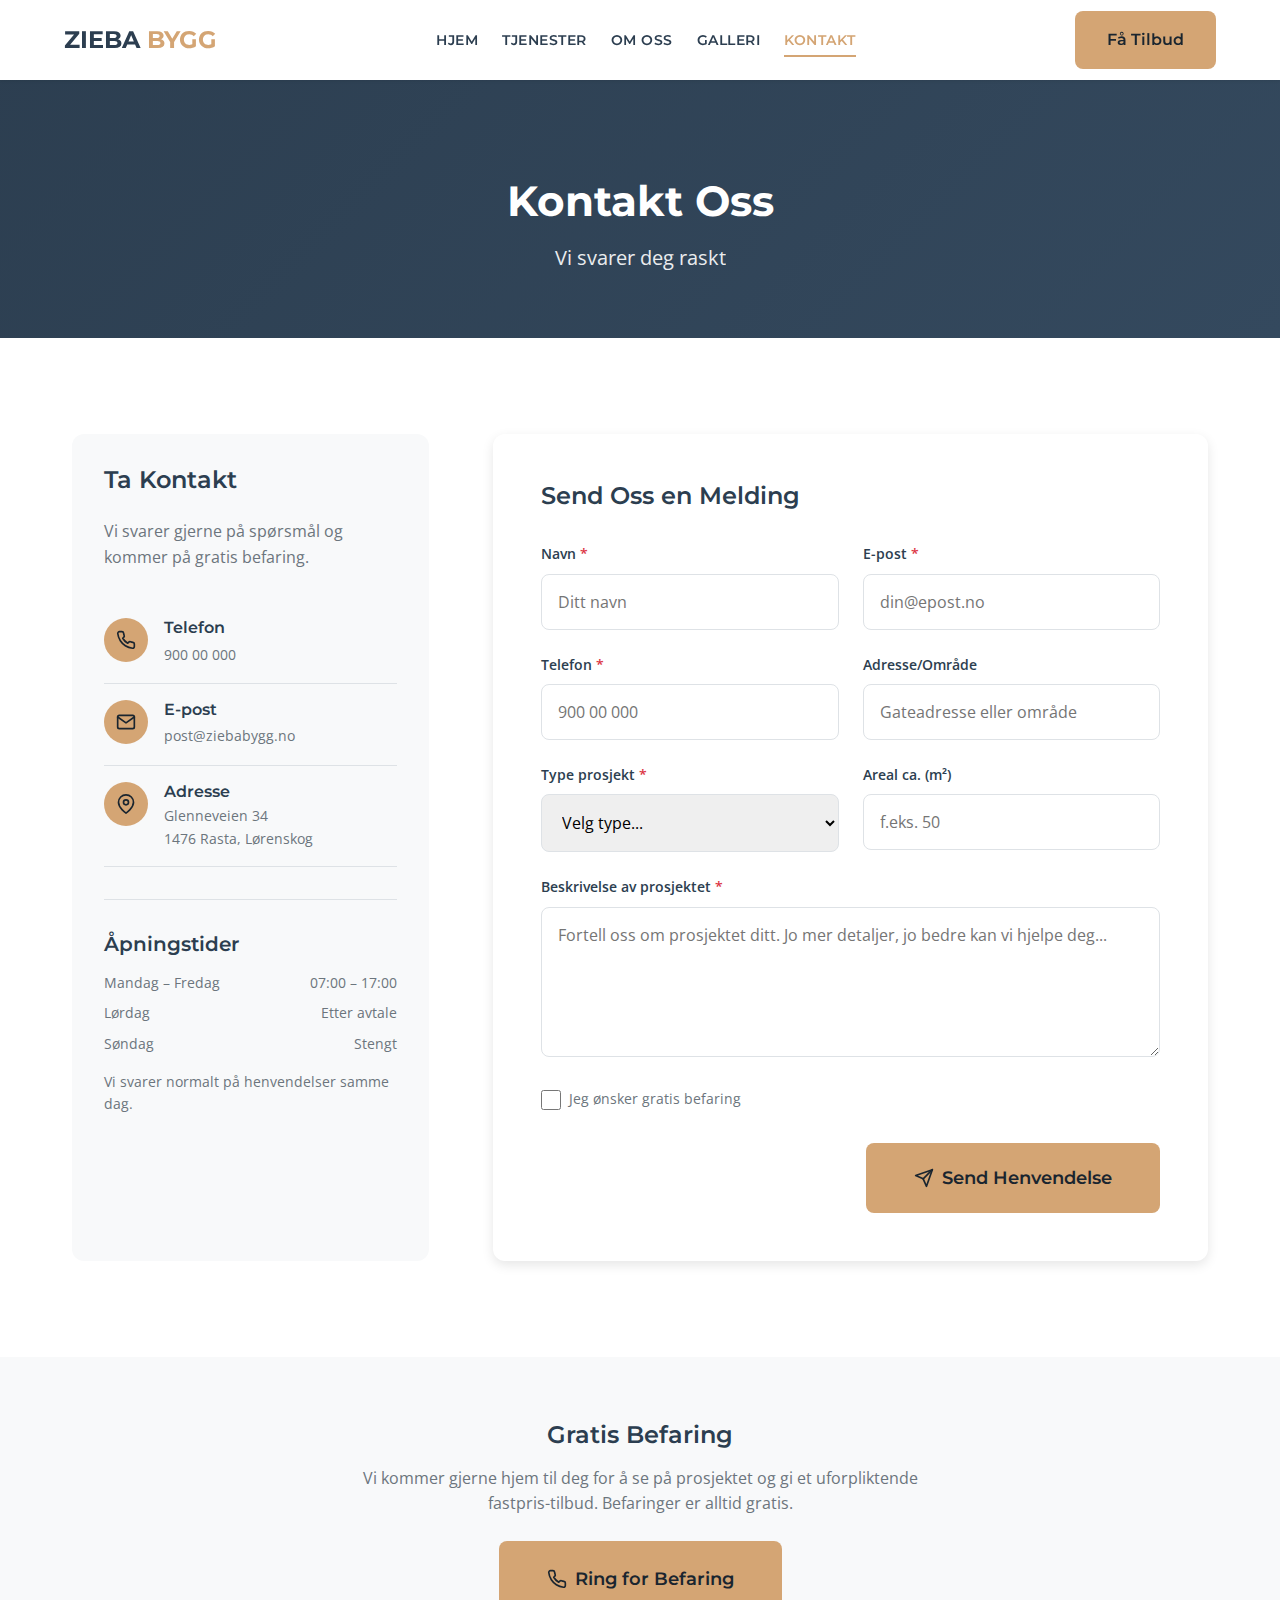
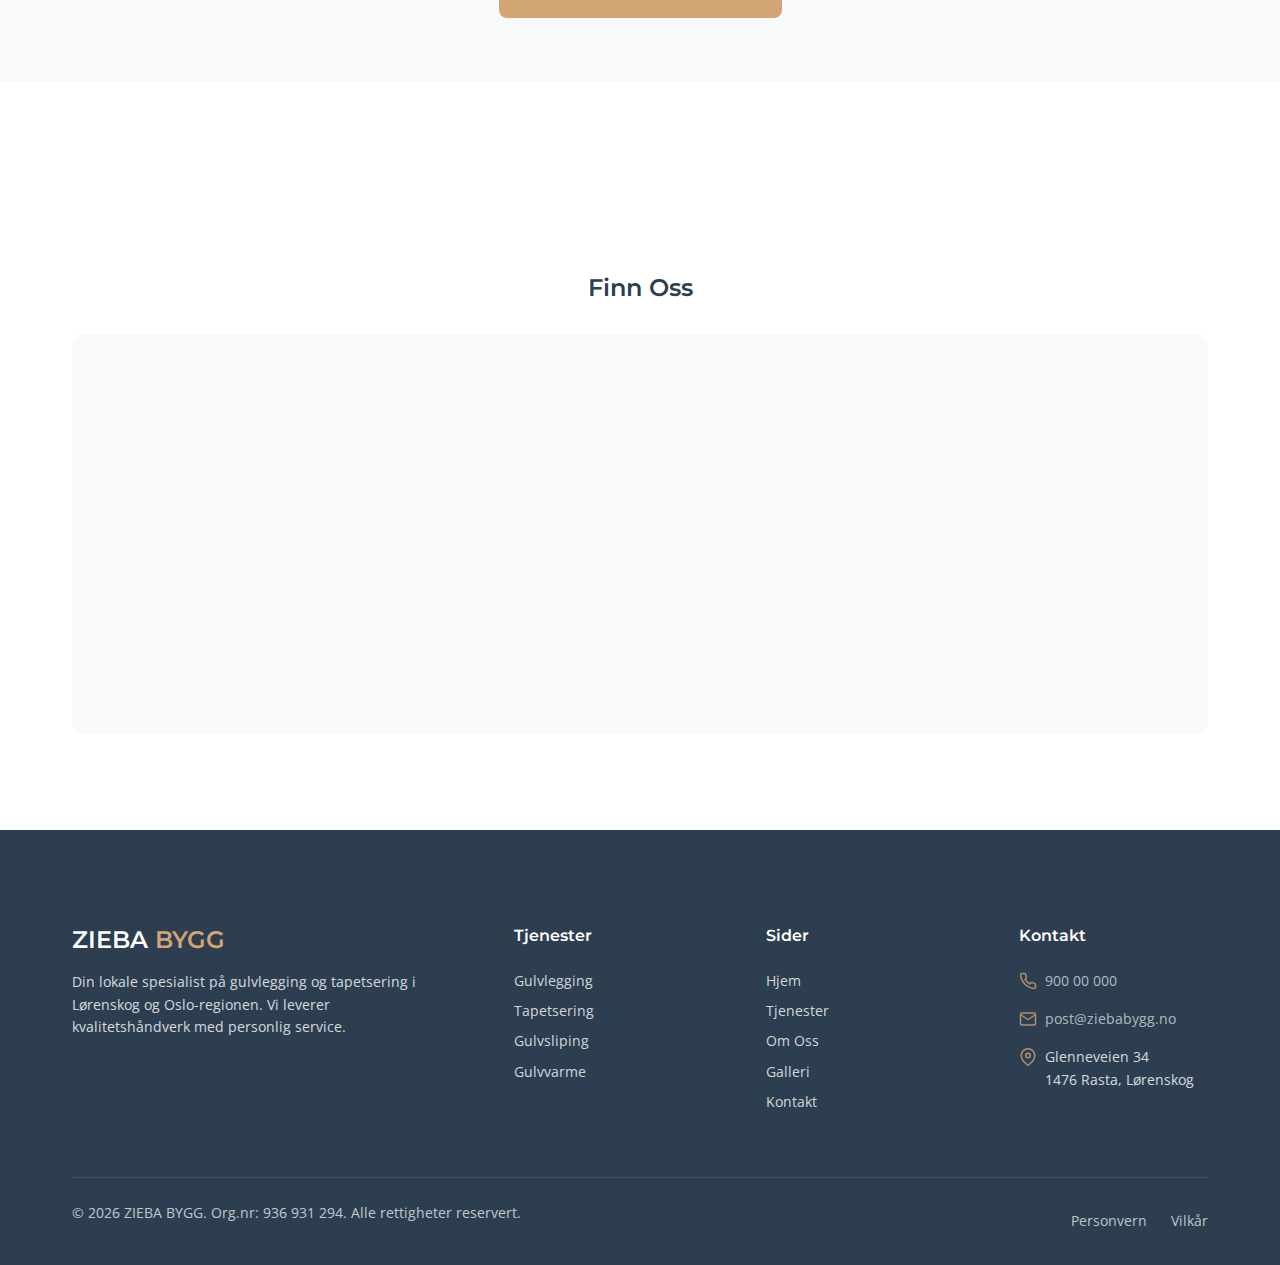
<file: kontakt.html>
<!DOCTYPE html>
<html lang="nb">
<head>
    <meta charset="UTF-8">
    <meta name="viewport" content="width=device-width, initial-scale=1.0">
    <meta http-equiv="X-UA-Compatible" content="IE=edge">

    <!-- SEO Meta Tags -->
    <title>Kontakt Gulvlegger Lørenskog | Gratis Befaring | ZIEBA BYGG</title>
    <meta name="description" content="Kontakt ZIEBA BYGG for gulvlegging og tapetsering. Gratis befaring i Lørenskog og Oslo. Ring eller send melding.">
    <meta name="keywords" content="kontakt, gulvlegger lørenskog, gratis befaring, tilbud, gulvlegging, tapetsering">
    <meta name="author" content="ZIEBA BYGG">
    <meta name="robots" content="index, follow">

    <!-- Canonical URL -->
    <link rel="canonical" href="https://ziebabygg.no/kontakt.html">

    <!-- Open Graph -->
    <meta property="og:type" content="website">
    <meta property="og:url" content="https://ziebabygg.no/kontakt.html">
    <meta property="og:title" content="Kontakt ZIEBA BYGG | Gratis Befaring">
    <meta property="og:description" content="Ta kontakt for gratis befaring og uforpliktende tilbud på gulvlegging og tapetsering.">
    <meta property="og:locale" content="nb_NO">

    <!-- Favicon -->
    <link rel="icon" type="image/svg+xml" href="data:image/svg+xml,<svg xmlns='http://www.w3.org/2000/svg' viewBox='0 0 100 100'><rect fill='%232C3E50' width='100' height='100' rx='15'/><text x='50%' y='55%' dominant-baseline='middle' text-anchor='middle' font-family='Arial' font-size='60' font-weight='bold' fill='%23D4A574'>Z</text></svg>">

    <!-- Google Fonts -->
    <link rel="preconnect" href="https://fonts.googleapis.com">
    <link rel="preconnect" href="https://fonts.gstatic.com" crossorigin>
    <link href="https://fonts.googleapis.com/css2?family=Montserrat:wght@400;600;700&family=Open+Sans:wght@400;600&display=swap" rel="stylesheet">

    <!-- Stylesheets -->
    <link rel="stylesheet" href="css/style.css">
    <link rel="stylesheet" href="css/responsive.css">
</head>
<body>
    <!-- Header -->
    <header class="header">
        <div class="header__inner">
            <a href="index.html" class="header__logo">
                <span class="header__logo-text">ZIEBA <span>BYGG</span></span>
            </a>

            <nav class="header__nav">
                <ul class="nav__list">
                    <li><a href="index.html" class="nav__link">Hjem</a></li>
                    <li><a href="tjenester.html" class="nav__link">Tjenester</a></li>
                    <li><a href="om-oss.html" class="nav__link">Om Oss</a></li>
                    <li><a href="galleri.html" class="nav__link">Galleri</a></li>
                    <li><a href="kontakt.html" class="nav__link active">Kontakt</a></li>
                </ul>
            </nav>

            <a href="kontakt.html" class="btn btn--primary header__cta">Få Tilbud</a>

            <button class="menu-toggle" aria-label="Meny">
                <span></span>
                <span></span>
                <span></span>
            </button>
        </div>
    </header>

    <!-- Page Header -->
    <section class="page-header">
        <div class="container">
            <h1>Kontakt Oss</h1>
            <p>Vi svarer deg raskt</p>
        </div>
    </section>

    <!-- Contact Section -->
    <section class="contact section">
        <div class="container">
            <div class="contact__grid">
                <!-- Contact Info -->
                <div class="contact__info">
                    <h3>Ta Kontakt</h3>
                    <p style="color: var(--color-text-light); margin-bottom: var(--space-xl);">
                        Vi svarer gjerne på spørsmål og kommer på gratis befaring.
                    </p>

                    <div class="contact__item">
                        <div class="contact__item-icon">
                            <svg xmlns="http://www.w3.org/2000/svg" width="20" height="20" viewBox="0 0 24 24" fill="none" stroke="currentColor" stroke-width="2" stroke-linecap="round" stroke-linejoin="round"><path d="M22 16.92v3a2 2 0 0 1-2.18 2 19.79 19.79 0 0 1-8.63-3.07 19.5 19.5 0 0 1-6-6 19.79 19.79 0 0 1-3.07-8.67A2 2 0 0 1 4.11 2h3a2 2 0 0 1 2 1.72 12.84 12.84 0 0 0 .7 2.81 2 2 0 0 1-.45 2.11L8.09 9.91a16 16 0 0 0 6 6l1.27-1.27a2 2 0 0 1 2.11-.45 12.84 12.84 0 0 0 2.81.7A2 2 0 0 1 22 16.92z"></path></svg>
                        </div>
                        <div class="contact__item-content">
                            <h4>Telefon</h4>
                            <a href="tel:+4790000000">900 00 000</a>
                        </div>
                    </div>

                    <div class="contact__item">
                        <div class="contact__item-icon">
                            <svg xmlns="http://www.w3.org/2000/svg" width="20" height="20" viewBox="0 0 24 24" fill="none" stroke="currentColor" stroke-width="2" stroke-linecap="round" stroke-linejoin="round"><path d="M4 4h16c1.1 0 2 .9 2 2v12c0 1.1-.9 2-2 2H4c-1.1 0-2-.9-2-2V6c0-1.1.9-2 2-2z"></path><polyline points="22,6 12,13 2,6"></polyline></svg>
                        </div>
                        <div class="contact__item-content">
                            <h4>E-post</h4>
                            <a href="mailto:post@ziebabygg.no">post@ziebabygg.no</a>
                        </div>
                    </div>

                    <div class="contact__item">
                        <div class="contact__item-icon">
                            <svg xmlns="http://www.w3.org/2000/svg" width="20" height="20" viewBox="0 0 24 24" fill="none" stroke="currentColor" stroke-width="2" stroke-linecap="round" stroke-linejoin="round"><path d="M21 10c0 7-9 13-9 13s-9-6-9-13a9 9 0 0 1 18 0z"></path><circle cx="12" cy="10" r="3"></circle></svg>
                        </div>
                        <div class="contact__item-content">
                            <h4>Adresse</h4>
                            <p>Glenneveien 34<br>1476 Rasta, Lørenskog</p>
                        </div>
                    </div>

                    <div class="contact__hours">
                        <h4>Åpningstider</h4>
                        <div class="contact__hours-list">
                            <div class="contact__hours-item">
                                <span>Mandag – Fredag</span>
                                <span>07:00 – 17:00</span>
                            </div>
                            <div class="contact__hours-item">
                                <span>Lørdag</span>
                                <span>Etter avtale</span>
                            </div>
                            <div class="contact__hours-item">
                                <span>Søndag</span>
                                <span>Stengt</span>
                            </div>
                        </div>
                        <p style="margin-top: var(--space-md); font-size: var(--fs-small); color: var(--color-text-light);">
                            Vi svarer normalt på henvendelser samme dag.
                        </p>
                    </div>
                </div>

                <!-- Contact Form -->
                <div class="contact__form-container">
                    <h3>Send Oss en Melding</h3>

                    <form id="contact-form">
                        <div class="form-message"></div>

                        <div class="form-row">
                            <div class="form-group">
                                <label class="form-label" for="name">
                                    Navn <span class="required">*</span>
                                </label>
                                <input type="text" id="name" name="name" class="form-input" required placeholder="Ditt navn">
                            </div>

                            <div class="form-group">
                                <label class="form-label" for="email">
                                    E-post <span class="required">*</span>
                                </label>
                                <input type="email" id="email" name="email" class="form-input" required placeholder="din@epost.no">
                            </div>
                        </div>

                        <div class="form-row">
                            <div class="form-group">
                                <label class="form-label" for="phone">
                                    Telefon <span class="required">*</span>
                                </label>
                                <input type="tel" id="phone" name="phone" class="form-input" required placeholder="900 00 000">
                            </div>

                            <div class="form-group">
                                <label class="form-label" for="address">
                                    Adresse/Område
                                </label>
                                <input type="text" id="address" name="address" class="form-input" placeholder="Gateadresse eller område">
                            </div>
                        </div>

                        <div class="form-row">
                            <div class="form-group">
                                <label class="form-label" for="projectType">
                                    Type prosjekt <span class="required">*</span>
                                </label>
                                <select id="projectType" name="projectType" class="form-select" required>
                                    <option value="">Velg type...</option>
                                    <option value="gulvlegging">Gulvlegging</option>
                                    <option value="tapetsering">Tapetsering</option>
                                    <option value="gulvsliping">Gulvsliping</option>
                                    <option value="gulvvarme">Gulvvarme</option>
                                    <option value="kombinert">Kombinert prosjekt</option>
                                    <option value="annet">Annet</option>
                                </select>
                            </div>

                            <div class="form-group">
                                <label class="form-label" for="area">
                                    Areal ca. (m²)
                                </label>
                                <input type="number" id="area" name="area" class="form-input" placeholder="f.eks. 50">
                            </div>
                        </div>

                        <div class="form-group full-width">
                            <label class="form-label" for="description">
                                Beskrivelse av prosjektet <span class="required">*</span>
                            </label>
                            <textarea id="description" name="description" class="form-textarea" required placeholder="Fortell oss om prosjektet ditt. Jo mer detaljer, jo bedre kan vi hjelpe deg..."></textarea>
                        </div>

                        <div class="form-group">
                            <label class="form-checkbox">
                                <input type="checkbox" name="siteVisit" id="siteVisit">
                                <span>Jeg ønsker gratis befaring</span>
                            </label>
                        </div>

                        <div class="form-submit">
                            <button type="submit" class="btn btn--primary btn--large">
                                <svg xmlns="http://www.w3.org/2000/svg" width="20" height="20" viewBox="0 0 24 24" fill="none" stroke="currentColor" stroke-width="2" stroke-linecap="round" stroke-linejoin="round"><line x1="22" y1="2" x2="11" y2="13"></line><polygon points="22 2 15 22 11 13 2 9 22 2"></polygon></svg>
                                Send Henvendelse
                            </button>
                        </div>
                    </form>
                </div>
            </div>
        </div>
    </section>

    <!-- Free Quote Section -->
    <section class="free-quote section">
        <div class="container">
            <div class="free-quote__content">
                <h3>Gratis Befaring</h3>
                <p>
                    Vi kommer gjerne hjem til deg for å se på prosjektet og gi et uforpliktende fastpris-tilbud. Befaringer er alltid gratis.
                </p>
                <a href="tel:+4790000000" class="btn btn--primary btn--large">
                    <svg xmlns="http://www.w3.org/2000/svg" width="20" height="20" viewBox="0 0 24 24" fill="none" stroke="currentColor" stroke-width="2" stroke-linecap="round" stroke-linejoin="round"><path d="M22 16.92v3a2 2 0 0 1-2.18 2 19.79 19.79 0 0 1-8.63-3.07 19.5 19.5 0 0 1-6-6 19.79 19.79 0 0 1-3.07-8.67A2 2 0 0 1 4.11 2h3a2 2 0 0 1 2 1.72 12.84 12.84 0 0 0 .7 2.81 2 2 0 0 1-.45 2.11L8.09 9.91a16 16 0 0 0 6 6l1.27-1.27a2 2 0 0 1 2.11-.45 12.84 12.84 0 0 0 2.81.7A2 2 0 0 1 22 16.92z"></path></svg>
                    Ring for Befaring
                </a>
            </div>
        </div>
    </section>

    <!-- Map Section -->
    <section class="contact__map section">
        <div class="container">
            <h3>Finn Oss</h3>
            <div class="contact__map-container">
                <iframe
                    src="https://www.google.com/maps/embed?pb=!1m18!1m12!1m3!1d1998.5!2d10.953!3d59.929!2m3!1f0!2f0!3f0!3m2!1i1024!2i768!4f13.1!3m3!1m2!1s0x0%3A0x0!2zNTnCsDU1JzQ0LjQiTiAxMMKwNTcnMTAuOCJF!5e0!3m2!1sno!2sno!4v1234567890"
                    loading="lazy"
                    referrerpolicy="no-referrer-when-downgrade"
                    title="ZIEBA BYGG lokasjon"
                    aria-label="Kart som viser ZIEBA BYGG sin plassering i Rasta, Lørenskog">
                </iframe>
            </div>
        </div>
    </section>

    <!-- Footer -->
    <footer class="footer">
        <div class="container">
            <div class="footer__grid">
                <div class="footer__brand">
                    <h3>ZIEBA <span>BYGG</span></h3>
                    <p>
                        Din lokale spesialist på gulvlegging og tapetsering i Lørenskog og Oslo-regionen. Vi leverer kvalitetshåndverk med personlig service.
                    </p>
                </div>

                <div class="footer__column">
                    <h4 class="footer__heading">Tjenester</h4>
                    <div class="footer__links">
                        <a href="tjenester.html#gulvlegging">Gulvlegging</a>
                        <a href="tjenester.html#tapetsering">Tapetsering</a>
                        <a href="tjenester.html#gulvsliping">Gulvsliping</a>
                        <a href="tjenester.html#gulvvarme">Gulvvarme</a>
                    </div>
                </div>

                <div class="footer__column">
                    <h4 class="footer__heading">Sider</h4>
                    <div class="footer__links">
                        <a href="index.html">Hjem</a>
                        <a href="tjenester.html">Tjenester</a>
                        <a href="om-oss.html">Om Oss</a>
                        <a href="galleri.html">Galleri</a>
                        <a href="kontakt.html">Kontakt</a>
                    </div>
                </div>

                <div class="footer__column">
                    <h4 class="footer__heading">Kontakt</h4>
                    <div class="footer__contact-item">
                        <svg xmlns="http://www.w3.org/2000/svg" width="18" height="18" viewBox="0 0 24 24" fill="none" stroke="currentColor" stroke-width="2" stroke-linecap="round" stroke-linejoin="round"><path d="M22 16.92v3a2 2 0 0 1-2.18 2 19.79 19.79 0 0 1-8.63-3.07 19.5 19.5 0 0 1-6-6 19.79 19.79 0 0 1-3.07-8.67A2 2 0 0 1 4.11 2h3a2 2 0 0 1 2 1.72 12.84 12.84 0 0 0 .7 2.81 2 2 0 0 1-.45 2.11L8.09 9.91a16 16 0 0 0 6 6l1.27-1.27a2 2 0 0 1 2.11-.45 12.84 12.84 0 0 0 2.81.7A2 2 0 0 1 22 16.92z"></path></svg>
                        <a href="tel:+4790000000">900 00 000</a>
                    </div>
                    <div class="footer__contact-item">
                        <svg xmlns="http://www.w3.org/2000/svg" width="18" height="18" viewBox="0 0 24 24" fill="none" stroke="currentColor" stroke-width="2" stroke-linecap="round" stroke-linejoin="round"><path d="M4 4h16c1.1 0 2 .9 2 2v12c0 1.1-.9 2-2 2H4c-1.1 0-2-.9-2-2V6c0-1.1.9-2 2-2z"></path><polyline points="22,6 12,13 2,6"></polyline></svg>
                        <a href="mailto:post@ziebabygg.no">post@ziebabygg.no</a>
                    </div>
                    <div class="footer__contact-item">
                        <svg xmlns="http://www.w3.org/2000/svg" width="18" height="18" viewBox="0 0 24 24" fill="none" stroke="currentColor" stroke-width="2" stroke-linecap="round" stroke-linejoin="round"><path d="M21 10c0 7-9 13-9 13s-9-6-9-13a9 9 0 0 1 18 0z"></path><circle cx="12" cy="10" r="3"></circle></svg>
                        <span>Glenneveien 34<br>1476 Rasta, Lørenskog</span>
                    </div>
                </div>
            </div>

            <div class="footer__bottom">
                <p class="footer__copyright">
                    &copy; 2026 ZIEBA BYGG. Org.nr: 936 931 294. Alle rettigheter reservert.
                </p>
                <div class="footer__legal">
                    <a href="#">Personvern</a>
                    <a href="#">Vilkår</a>
                </div>
            </div>
        </div>
    </footer>

    <!-- JavaScript -->
    <script src="js/main.js"></script>
</body>
</html>
</file>
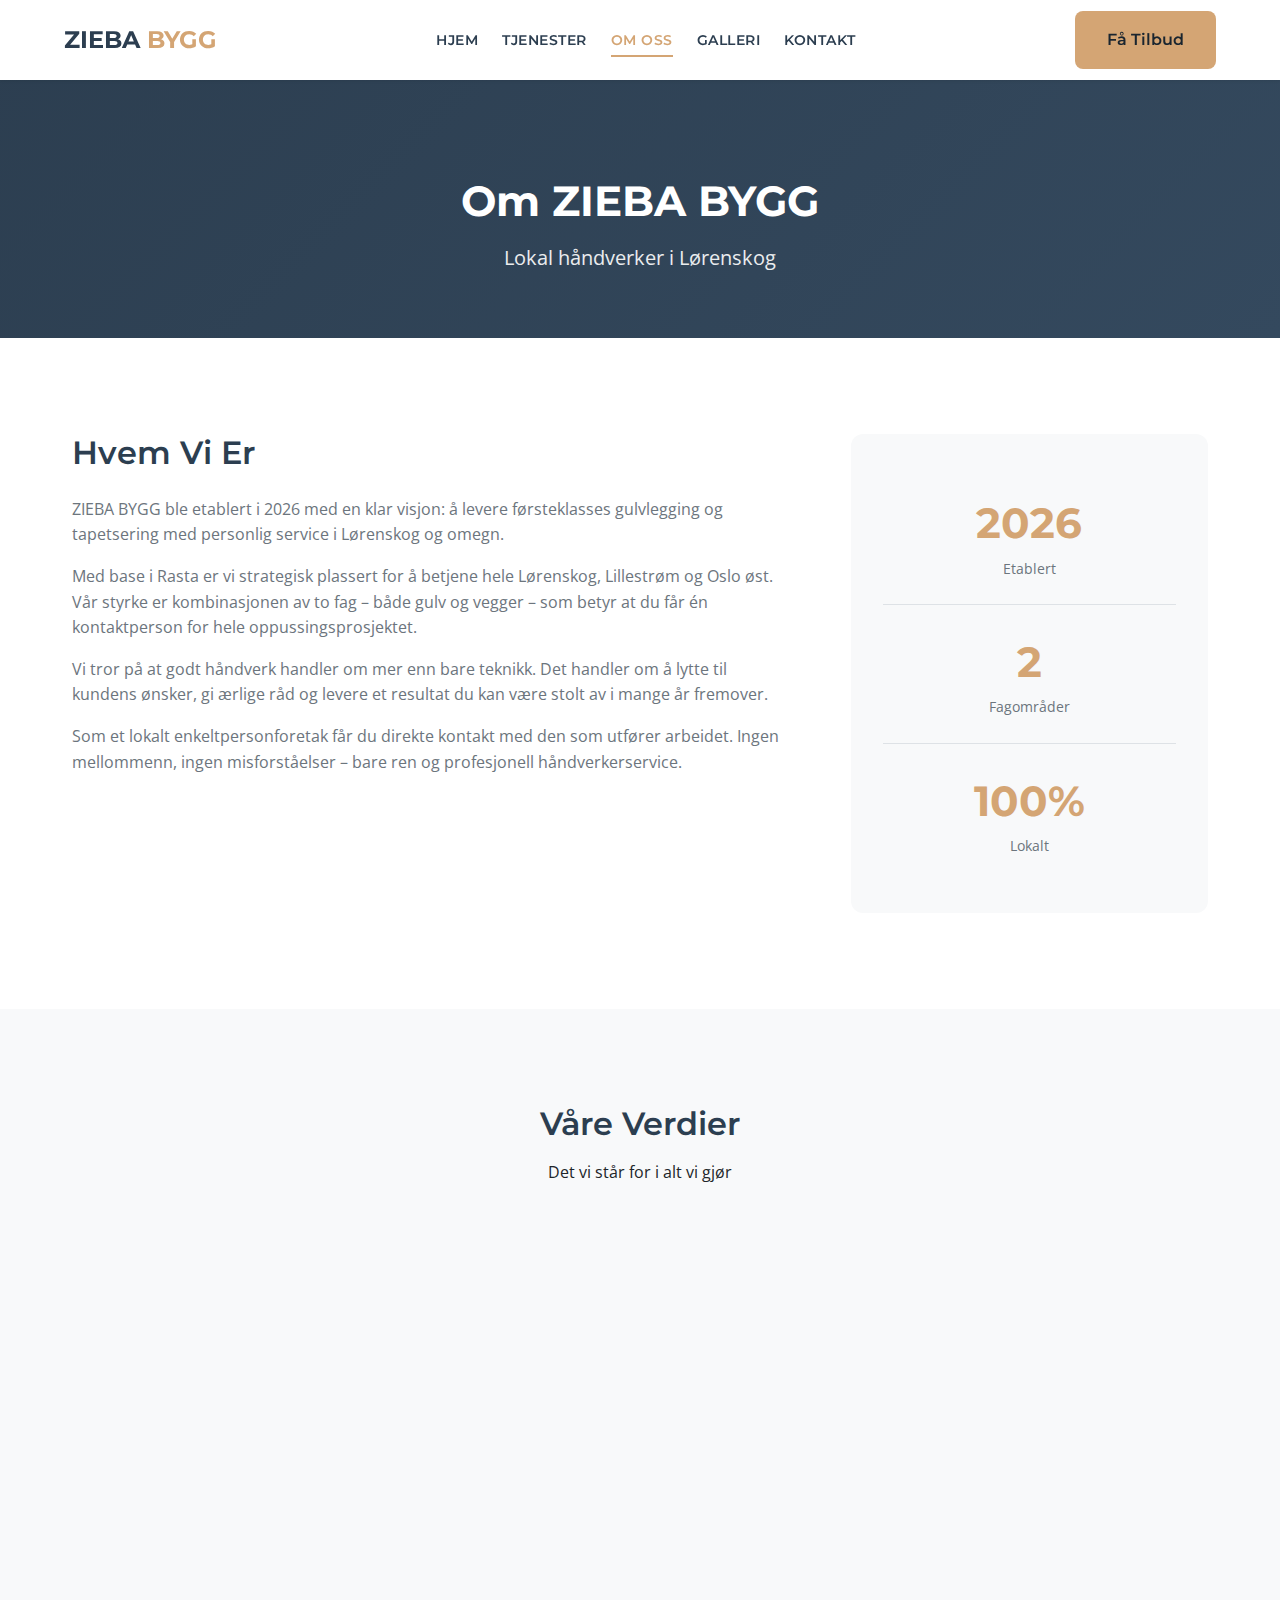
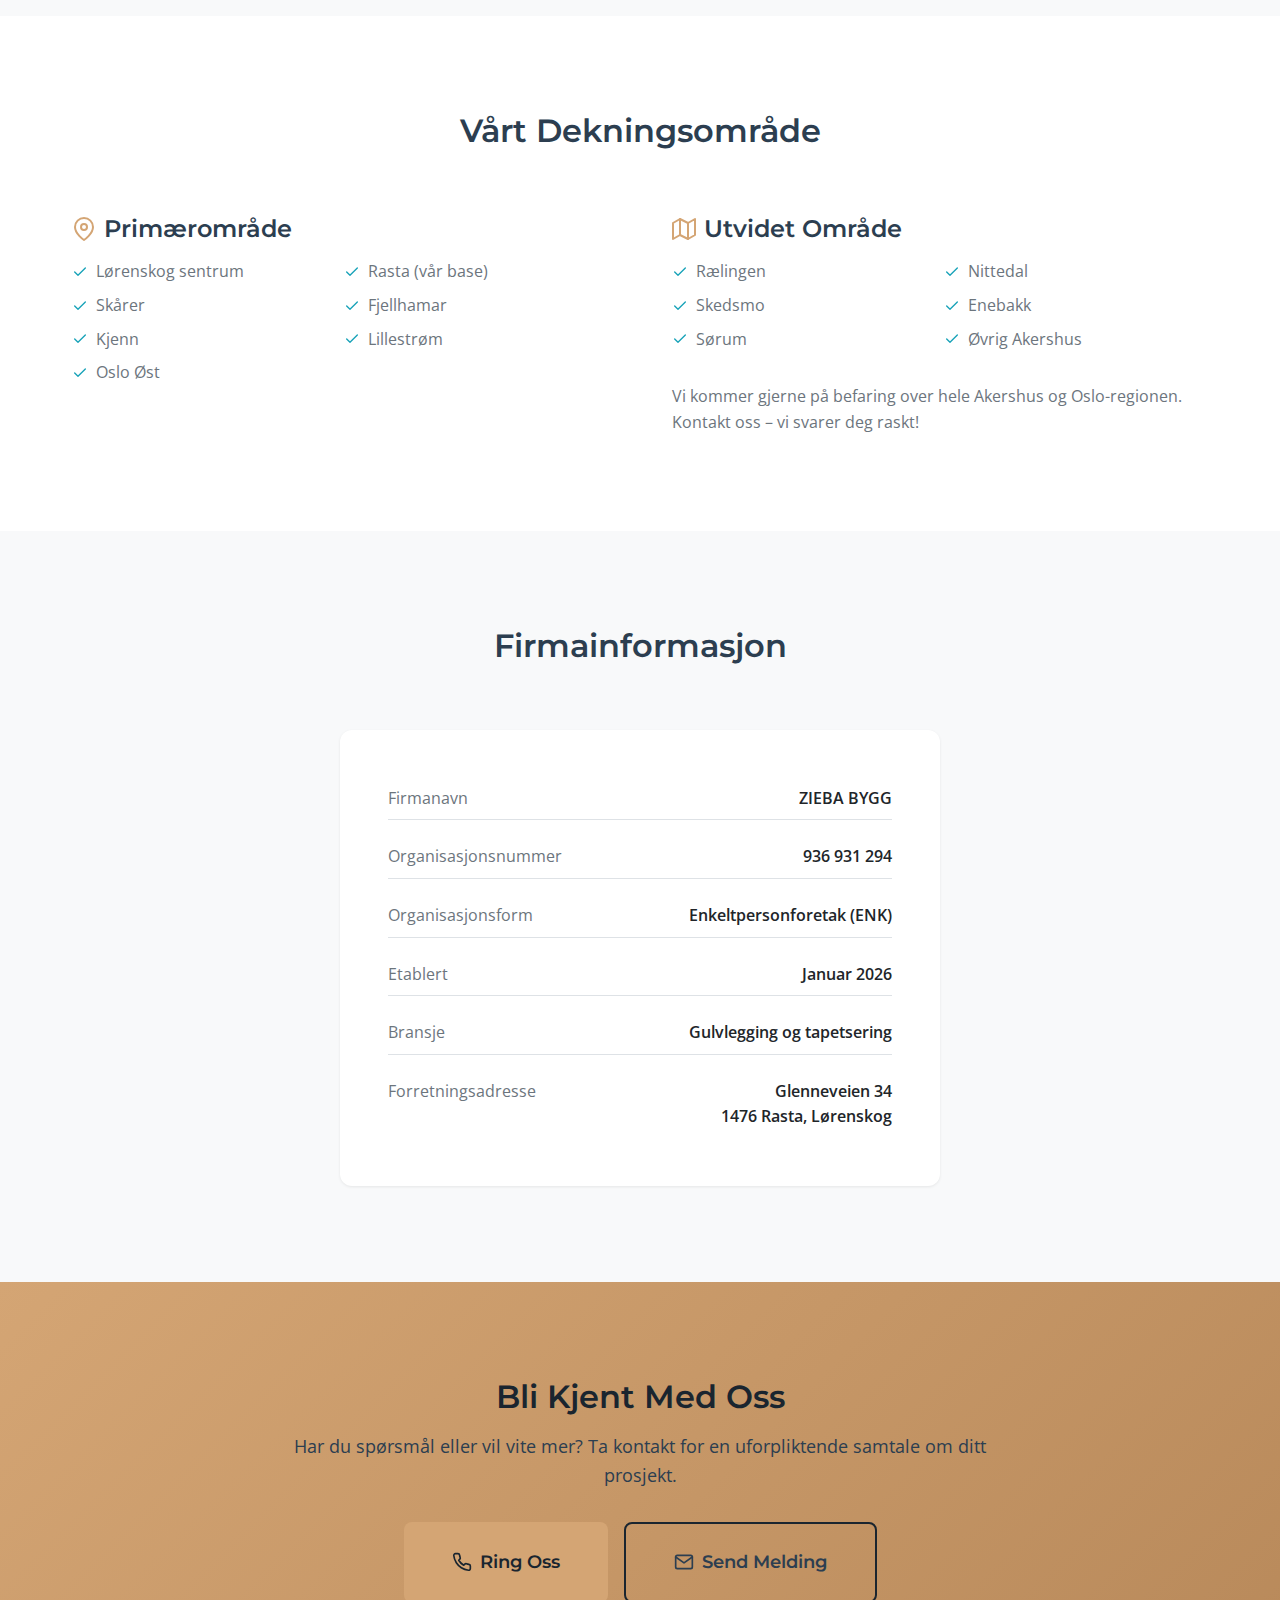
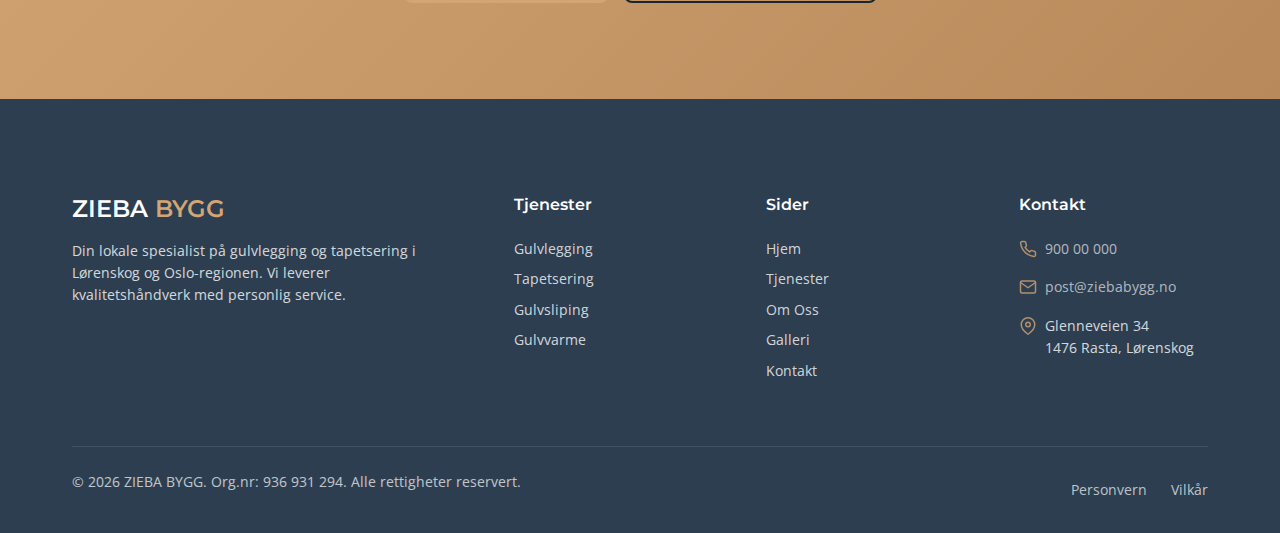
<file: om-oss.html>
<!DOCTYPE html>
<html lang="nb">
<head>
    <meta charset="UTF-8">
    <meta name="viewport" content="width=device-width, initial-scale=1.0">
    <meta http-equiv="X-UA-Compatible" content="IE=edge">

    <!-- SEO Meta Tags -->
    <title>Om ZIEBA BYGG | Din Lokale Gulvlegger i Lørenskog</title>
    <meta name="description" content="ZIEBA BYGG er din lokale spesialist på gulv og vegger i Lørenskog. Les om oss og våre verdier.">
    <meta name="keywords" content="om zieba bygg, gulvlegger lørenskog, håndverker lørenskog, lokal bedrift">
    <meta name="author" content="ZIEBA BYGG">
    <meta name="robots" content="index, follow">

    <!-- Canonical URL -->
    <link rel="canonical" href="https://ziebabygg.no/om-oss.html">

    <!-- Open Graph -->
    <meta property="og:type" content="website">
    <meta property="og:url" content="https://ziebabygg.no/om-oss.html">
    <meta property="og:title" content="Om ZIEBA BYGG | Lokal Gulvlegger i Lørenskog">
    <meta property="og:description" content="Din lokale spesialist på gulv og vegger. Les om vår historie og våre verdier.">
    <meta property="og:locale" content="nb_NO">

    <!-- Favicon -->
    <link rel="icon" type="image/svg+xml" href="data:image/svg+xml,<svg xmlns='http://www.w3.org/2000/svg' viewBox='0 0 100 100'><rect fill='%232C3E50' width='100' height='100' rx='15'/><text x='50%' y='55%' dominant-baseline='middle' text-anchor='middle' font-family='Arial' font-size='60' font-weight='bold' fill='%23D4A574'>Z</text></svg>">

    <!-- Google Fonts -->
    <link rel="preconnect" href="https://fonts.googleapis.com">
    <link rel="preconnect" href="https://fonts.gstatic.com" crossorigin>
    <link href="https://fonts.googleapis.com/css2?family=Montserrat:wght@400;600;700&family=Open+Sans:wght@400;600&display=swap" rel="stylesheet">

    <!-- Stylesheets -->
    <link rel="stylesheet" href="css/style.css">
    <link rel="stylesheet" href="css/responsive.css">
</head>
<body>
    <!-- Header -->
    <header class="header">
        <div class="header__inner">
            <a href="index.html" class="header__logo">
                <span class="header__logo-text">ZIEBA <span>BYGG</span></span>
            </a>

            <nav class="header__nav">
                <ul class="nav__list">
                    <li><a href="index.html" class="nav__link">Hjem</a></li>
                    <li><a href="tjenester.html" class="nav__link">Tjenester</a></li>
                    <li><a href="om-oss.html" class="nav__link active">Om Oss</a></li>
                    <li><a href="galleri.html" class="nav__link">Galleri</a></li>
                    <li><a href="kontakt.html" class="nav__link">Kontakt</a></li>
                </ul>
            </nav>

            <a href="kontakt.html" class="btn btn--primary header__cta">Få Tilbud</a>

            <button class="menu-toggle" aria-label="Meny">
                <span></span>
                <span></span>
                <span></span>
            </button>
        </div>
    </header>

    <!-- Page Header -->
    <section class="page-header">
        <div class="container">
            <h1>Om ZIEBA BYGG</h1>
            <p>Lokal håndverker i Lørenskog</p>
        </div>
    </section>

    <!-- About Introduction -->
    <section class="about-intro section">
        <div class="container">
            <div class="about-intro__grid">
                <div class="about-intro__content">
                    <h2>Hvem Vi Er</h2>
                    <p>
                        ZIEBA BYGG ble etablert i 2026 med en klar visjon: å levere førsteklasses gulvlegging og tapetsering med personlig service i Lørenskog og omegn.
                    </p>
                    <p>
                        Med base i Rasta er vi strategisk plassert for å betjene hele Lørenskog, Lillestrøm og Oslo øst. Vår styrke er kombinasjonen av to fag – både gulv og vegger – som betyr at du får én kontaktperson for hele oppussingsprosjektet.
                    </p>
                    <p>
                        Vi tror på at godt håndverk handler om mer enn bare teknikk. Det handler om å lytte til kundens ønsker, gi ærlige råd og levere et resultat du kan være stolt av i mange år fremover.
                    </p>
                    <p>
                        Som et lokalt enkeltpersonforetak får du direkte kontakt med den som utfører arbeidet. Ingen mellommenn, ingen misforståelser – bare ren og profesjonell håndverkerservice.
                    </p>
                </div>

                <div class="about-intro__stats">
                    <div class="about-stat">
                        <div class="about-stat__number">2026</div>
                        <div class="about-stat__label">Etablert</div>
                    </div>
                    <div class="about-stat">
                        <div class="about-stat__number">2</div>
                        <div class="about-stat__label">Fagområder</div>
                    </div>
                    <div class="about-stat">
                        <div class="about-stat__number">100%</div>
                        <div class="about-stat__label">Lokalt</div>
                    </div>
                </div>
            </div>
        </div>
    </section>

    <!-- Values Section -->
    <section class="values section section--light">
        <div class="container">
            <div class="values__header">
                <h2>Våre Verdier</h2>
                <p>Det vi står for i alt vi gjør</p>
            </div>

            <div class="values__grid">
                <div class="value-card">
                    <div class="value-card__icon">
                        <svg xmlns="http://www.w3.org/2000/svg" width="28" height="28" viewBox="0 0 24 24" fill="none" stroke="currentColor" stroke-width="2" stroke-linecap="round" stroke-linejoin="round"><circle cx="12" cy="8" r="7"></circle><polyline points="8.21 13.89 7 23 12 20 17 23 15.79 13.88"></polyline></svg>
                    </div>
                    <h3>Kvalitet</h3>
                    <p>Vi tar oss tid til å gjøre jobben ordentlig. Presisjon og finish er vårt varemerke.</p>
                </div>

                <div class="value-card">
                    <div class="value-card__icon">
                        <svg xmlns="http://www.w3.org/2000/svg" width="28" height="28" viewBox="0 0 24 24" fill="none" stroke="currentColor" stroke-width="2" stroke-linecap="round" stroke-linejoin="round"><path d="M12 22s8-4 8-10V5l-8-3-8 3v7c0 6 8 10 8 10z"></path></svg>
                    </div>
                    <h3>Ærlighet</h3>
                    <p>Du får en ærlig vurdering og realistisk pris. Vi anbefaler ikke arbeid du ikke trenger.</p>
                </div>

                <div class="value-card">
                    <div class="value-card__icon">
                        <svg xmlns="http://www.w3.org/2000/svg" width="28" height="28" viewBox="0 0 24 24" fill="none" stroke="currentColor" stroke-width="2" stroke-linecap="round" stroke-linejoin="round"><path d="M20 21v-2a4 4 0 0 0-4-4H8a4 4 0 0 0-4 4v2"></path><circle cx="12" cy="7" r="4"></circle></svg>
                    </div>
                    <h3>Personlig Service</h3>
                    <p>Du møter den som faktisk gjør arbeidet. Ingen mellommenn eller overraskelser.</p>
                </div>

                <div class="value-card">
                    <div class="value-card__icon">
                        <svg xmlns="http://www.w3.org/2000/svg" width="28" height="28" viewBox="0 0 24 24" fill="none" stroke="currentColor" stroke-width="2" stroke-linecap="round" stroke-linejoin="round"><path d="M21 10c0 7-9 13-9 13s-9-6-9-13a9 9 0 0 1 18 0z"></path><circle cx="12" cy="10" r="3"></circle></svg>
                    </div>
                    <h3>Lokalt Engasjement</h3>
                    <p>Vi bor og jobber i området. Vårt rykte er vår viktigste ressurs.</p>
                </div>
            </div>
        </div>
    </section>

    <!-- Service Area Detail -->
    <section class="service-area-detail section">
        <div class="container">
            <h2 style="text-align: center; margin-bottom: var(--space-3xl);">Vårt Dekningsområde</h2>

            <div class="service-area-detail__grid">
                <div>
                    <div class="area-group">
                        <h3>
                            <svg xmlns="http://www.w3.org/2000/svg" width="24" height="24" viewBox="0 0 24 24" fill="none" stroke="currentColor" stroke-width="2" stroke-linecap="round" stroke-linejoin="round"><path d="M21 10c0 7-9 13-9 13s-9-6-9-13a9 9 0 0 1 18 0z"></path><circle cx="12" cy="10" r="3"></circle></svg>
                            Primærområde
                        </h3>
                        <ul>
                            <li>
                                <svg xmlns="http://www.w3.org/2000/svg" width="16" height="16" viewBox="0 0 24 24" fill="none" stroke="currentColor" stroke-width="2" stroke-linecap="round" stroke-linejoin="round"><polyline points="20 6 9 17 4 12"></polyline></svg>
                                Lørenskog sentrum
                            </li>
                            <li>
                                <svg xmlns="http://www.w3.org/2000/svg" width="16" height="16" viewBox="0 0 24 24" fill="none" stroke="currentColor" stroke-width="2" stroke-linecap="round" stroke-linejoin="round"><polyline points="20 6 9 17 4 12"></polyline></svg>
                                Rasta (vår base)
                            </li>
                            <li>
                                <svg xmlns="http://www.w3.org/2000/svg" width="16" height="16" viewBox="0 0 24 24" fill="none" stroke="currentColor" stroke-width="2" stroke-linecap="round" stroke-linejoin="round"><polyline points="20 6 9 17 4 12"></polyline></svg>
                                Skårer
                            </li>
                            <li>
                                <svg xmlns="http://www.w3.org/2000/svg" width="16" height="16" viewBox="0 0 24 24" fill="none" stroke="currentColor" stroke-width="2" stroke-linecap="round" stroke-linejoin="round"><polyline points="20 6 9 17 4 12"></polyline></svg>
                                Fjellhamar
                            </li>
                            <li>
                                <svg xmlns="http://www.w3.org/2000/svg" width="16" height="16" viewBox="0 0 24 24" fill="none" stroke="currentColor" stroke-width="2" stroke-linecap="round" stroke-linejoin="round"><polyline points="20 6 9 17 4 12"></polyline></svg>
                                Kjenn
                            </li>
                            <li>
                                <svg xmlns="http://www.w3.org/2000/svg" width="16" height="16" viewBox="0 0 24 24" fill="none" stroke="currentColor" stroke-width="2" stroke-linecap="round" stroke-linejoin="round"><polyline points="20 6 9 17 4 12"></polyline></svg>
                                Lillestrøm
                            </li>
                            <li>
                                <svg xmlns="http://www.w3.org/2000/svg" width="16" height="16" viewBox="0 0 24 24" fill="none" stroke="currentColor" stroke-width="2" stroke-linecap="round" stroke-linejoin="round"><polyline points="20 6 9 17 4 12"></polyline></svg>
                                Oslo Øst
                            </li>
                        </ul>
                    </div>
                </div>

                <div>
                    <div class="area-group">
                        <h3>
                            <svg xmlns="http://www.w3.org/2000/svg" width="24" height="24" viewBox="0 0 24 24" fill="none" stroke="currentColor" stroke-width="2" stroke-linecap="round" stroke-linejoin="round"><polygon points="1 6 1 22 8 18 16 22 23 18 23 2 16 6 8 2 1 6"></polygon><line x1="8" y1="2" x2="8" y2="18"></line><line x1="16" y1="6" x2="16" y2="22"></line></svg>
                            Utvidet Område
                        </h3>
                        <ul>
                            <li>
                                <svg xmlns="http://www.w3.org/2000/svg" width="16" height="16" viewBox="0 0 24 24" fill="none" stroke="currentColor" stroke-width="2" stroke-linecap="round" stroke-linejoin="round"><polyline points="20 6 9 17 4 12"></polyline></svg>
                                Rælingen
                            </li>
                            <li>
                                <svg xmlns="http://www.w3.org/2000/svg" width="16" height="16" viewBox="0 0 24 24" fill="none" stroke="currentColor" stroke-width="2" stroke-linecap="round" stroke-linejoin="round"><polyline points="20 6 9 17 4 12"></polyline></svg>
                                Nittedal
                            </li>
                            <li>
                                <svg xmlns="http://www.w3.org/2000/svg" width="16" height="16" viewBox="0 0 24 24" fill="none" stroke="currentColor" stroke-width="2" stroke-linecap="round" stroke-linejoin="round"><polyline points="20 6 9 17 4 12"></polyline></svg>
                                Skedsmo
                            </li>
                            <li>
                                <svg xmlns="http://www.w3.org/2000/svg" width="16" height="16" viewBox="0 0 24 24" fill="none" stroke="currentColor" stroke-width="2" stroke-linecap="round" stroke-linejoin="round"><polyline points="20 6 9 17 4 12"></polyline></svg>
                                Enebakk
                            </li>
                            <li>
                                <svg xmlns="http://www.w3.org/2000/svg" width="16" height="16" viewBox="0 0 24 24" fill="none" stroke="currentColor" stroke-width="2" stroke-linecap="round" stroke-linejoin="round"><polyline points="20 6 9 17 4 12"></polyline></svg>
                                Sørum
                            </li>
                            <li>
                                <svg xmlns="http://www.w3.org/2000/svg" width="16" height="16" viewBox="0 0 24 24" fill="none" stroke="currentColor" stroke-width="2" stroke-linecap="round" stroke-linejoin="round"><polyline points="20 6 9 17 4 12"></polyline></svg>
                                Øvrig Akershus
                            </li>
                        </ul>
                    </div>

                    <p style="margin-top: var(--space-xl); color: var(--color-text-light);">
                        Vi kommer gjerne på befaring over hele Akershus og Oslo-regionen. Kontakt oss – vi svarer deg raskt!
                    </p>
                </div>
            </div>
        </div>
    </section>

    <!-- Company Info Section -->
    <section class="section section--light">
        <div class="container">
            <h2 style="text-align: center; margin-bottom: var(--space-3xl);">Firmainformasjon</h2>

            <div style="max-width: 600px; margin: 0 auto; background: var(--color-white); border-radius: var(--border-radius-lg); padding: var(--space-2xl); box-shadow: var(--shadow-sm);">
                <div style="display: grid; gap: var(--space-md);">
                    <div style="display: flex; justify-content: space-between; padding: var(--space-sm) 0; border-bottom: 1px solid var(--color-border);">
                        <span style="color: var(--color-text-light);">Firmanavn</span>
                        <span style="font-weight: 600;">ZIEBA BYGG</span>
                    </div>
                    <div style="display: flex; justify-content: space-between; padding: var(--space-sm) 0; border-bottom: 1px solid var(--color-border);">
                        <span style="color: var(--color-text-light);">Organisasjonsnummer</span>
                        <span style="font-weight: 600;">936 931 294</span>
                    </div>
                    <div style="display: flex; justify-content: space-between; padding: var(--space-sm) 0; border-bottom: 1px solid var(--color-border);">
                        <span style="color: var(--color-text-light);">Organisasjonsform</span>
                        <span style="font-weight: 600;">Enkeltpersonforetak (ENK)</span>
                    </div>
                    <div style="display: flex; justify-content: space-between; padding: var(--space-sm) 0; border-bottom: 1px solid var(--color-border);">
                        <span style="color: var(--color-text-light);">Etablert</span>
                        <span style="font-weight: 600;">Januar 2026</span>
                    </div>
                    <div style="display: flex; justify-content: space-between; padding: var(--space-sm) 0; border-bottom: 1px solid var(--color-border);">
                        <span style="color: var(--color-text-light);">Bransje</span>
                        <span style="font-weight: 600;">Gulvlegging og tapetsering</span>
                    </div>
                    <div style="display: flex; justify-content: space-between; padding: var(--space-sm) 0;">
                        <span style="color: var(--color-text-light);">Forretningsadresse</span>
                        <span style="font-weight: 600; text-align: right;">Glenneveien 34<br>1476 Rasta, Lørenskog</span>
                    </div>
                </div>
            </div>
        </div>
    </section>

    <!-- CTA Section -->
    <section class="cta section">
        <div class="container">
            <div class="cta__content">
                <h2>Bli Kjent Med Oss</h2>
                <p>
                    Har du spørsmål eller vil vite mer? Ta kontakt for en uforpliktende samtale om ditt prosjekt.
                </p>
                <div class="cta__buttons">
                    <a href="tel:+4790000000" class="btn btn--primary btn--large">
                        <svg xmlns="http://www.w3.org/2000/svg" width="20" height="20" viewBox="0 0 24 24" fill="none" stroke="currentColor" stroke-width="2" stroke-linecap="round" stroke-linejoin="round"><path d="M22 16.92v3a2 2 0 0 1-2.18 2 19.79 19.79 0 0 1-8.63-3.07 19.5 19.5 0 0 1-6-6 19.79 19.79 0 0 1-3.07-8.67A2 2 0 0 1 4.11 2h3a2 2 0 0 1 2 1.72 12.84 12.84 0 0 0 .7 2.81 2 2 0 0 1-.45 2.11L8.09 9.91a16 16 0 0 0 6 6l1.27-1.27a2 2 0 0 1 2.11-.45 12.84 12.84 0 0 0 2.81.7A2 2 0 0 1 22 16.92z"></path></svg>
                        Ring Oss
                    </a>
                    <a href="kontakt.html" class="btn btn--secondary btn--large" style="border-color: var(--color-primary-dark);">
                        <svg xmlns="http://www.w3.org/2000/svg" width="20" height="20" viewBox="0 0 24 24" fill="none" stroke="currentColor" stroke-width="2" stroke-linecap="round" stroke-linejoin="round"><path d="M4 4h16c1.1 0 2 .9 2 2v12c0 1.1-.9 2-2 2H4c-1.1 0-2-.9-2-2V6c0-1.1.9-2 2-2z"></path><polyline points="22,6 12,13 2,6"></polyline></svg>
                        Send Melding
                    </a>
                </div>
            </div>
        </div>
    </section>

    <!-- Footer -->
    <footer class="footer">
        <div class="container">
            <div class="footer__grid">
                <div class="footer__brand">
                    <h3>ZIEBA <span>BYGG</span></h3>
                    <p>
                        Din lokale spesialist på gulvlegging og tapetsering i Lørenskog og Oslo-regionen. Vi leverer kvalitetshåndverk med personlig service.
                    </p>
                </div>

                <div class="footer__column">
                    <h4 class="footer__heading">Tjenester</h4>
                    <div class="footer__links">
                        <a href="tjenester.html#gulvlegging">Gulvlegging</a>
                        <a href="tjenester.html#tapetsering">Tapetsering</a>
                        <a href="tjenester.html#gulvsliping">Gulvsliping</a>
                        <a href="tjenester.html#gulvvarme">Gulvvarme</a>
                    </div>
                </div>

                <div class="footer__column">
                    <h4 class="footer__heading">Sider</h4>
                    <div class="footer__links">
                        <a href="index.html">Hjem</a>
                        <a href="tjenester.html">Tjenester</a>
                        <a href="om-oss.html">Om Oss</a>
                        <a href="galleri.html">Galleri</a>
                        <a href="kontakt.html">Kontakt</a>
                    </div>
                </div>

                <div class="footer__column">
                    <h4 class="footer__heading">Kontakt</h4>
                    <div class="footer__contact-item">
                        <svg xmlns="http://www.w3.org/2000/svg" width="18" height="18" viewBox="0 0 24 24" fill="none" stroke="currentColor" stroke-width="2" stroke-linecap="round" stroke-linejoin="round"><path d="M22 16.92v3a2 2 0 0 1-2.18 2 19.79 19.79 0 0 1-8.63-3.07 19.5 19.5 0 0 1-6-6 19.79 19.79 0 0 1-3.07-8.67A2 2 0 0 1 4.11 2h3a2 2 0 0 1 2 1.72 12.84 12.84 0 0 0 .7 2.81 2 2 0 0 1-.45 2.11L8.09 9.91a16 16 0 0 0 6 6l1.27-1.27a2 2 0 0 1 2.11-.45 12.84 12.84 0 0 0 2.81.7A2 2 0 0 1 22 16.92z"></path></svg>
                        <a href="tel:+4790000000">900 00 000</a>
                    </div>
                    <div class="footer__contact-item">
                        <svg xmlns="http://www.w3.org/2000/svg" width="18" height="18" viewBox="0 0 24 24" fill="none" stroke="currentColor" stroke-width="2" stroke-linecap="round" stroke-linejoin="round"><path d="M4 4h16c1.1 0 2 .9 2 2v12c0 1.1-.9 2-2 2H4c-1.1 0-2-.9-2-2V6c0-1.1.9-2 2-2z"></path><polyline points="22,6 12,13 2,6"></polyline></svg>
                        <a href="mailto:post@ziebabygg.no">post@ziebabygg.no</a>
                    </div>
                    <div class="footer__contact-item">
                        <svg xmlns="http://www.w3.org/2000/svg" width="18" height="18" viewBox="0 0 24 24" fill="none" stroke="currentColor" stroke-width="2" stroke-linecap="round" stroke-linejoin="round"><path d="M21 10c0 7-9 13-9 13s-9-6-9-13a9 9 0 0 1 18 0z"></path><circle cx="12" cy="10" r="3"></circle></svg>
                        <span>Glenneveien 34<br>1476 Rasta, Lørenskog</span>
                    </div>
                </div>
            </div>

            <div class="footer__bottom">
                <p class="footer__copyright">
                    &copy; 2026 ZIEBA BYGG. Org.nr: 936 931 294. Alle rettigheter reservert.
                </p>
                <div class="footer__legal">
                    <a href="#">Personvern</a>
                    <a href="#">Vilkår</a>
                </div>
            </div>
        </div>
    </footer>

    <!-- JavaScript -->
    <script src="js/main.js"></script>
</body>
</html>
</file>
<file: css/style.css>
/* =====================================================
   ZIEBA BYGG - Main Stylesheet
   Profesjonell Gulvlegging og Tapetsering i Lørenskog
   ===================================================== */

/* CSS Custom Properties (Design Tokens) */
:root {
    /* Colors */
    --color-primary: #2C3E50;
    --color-primary-light: #34495E;
    --color-primary-dark: #1A252F;
    --color-secondary: #D4A574;
    --color-secondary-light: #E5C4A1;
    --color-secondary-dark: #B8895A;
    --color-accent: #17A2B8;
    --color-accent-light: #4ECDC4;
    --color-accent-dark: #138496;
    --color-light: #F8F9FA;
    --color-white: #FFFFFF;
    --color-text: #212529;
    --color-text-light: #6C757D;
    --color-text-muted: #ADB5BD;
    --color-border: #DEE2E6;
    --color-success: #28A745;
    --color-error: #DC3545;

    /* Typography */
    --font-heading: 'Montserrat', sans-serif;
    --font-body: 'Open Sans', sans-serif;

    /* Font Sizes */
    --fs-h1: 2.625rem;
    --fs-h2: 2rem;
    --fs-h3: 1.5rem;
    --fs-h4: 1.25rem;
    --fs-body: 1rem;
    --fs-small: 0.875rem;
    --fs-xs: 0.75rem;

    /* Spacing */
    --space-xs: 0.25rem;
    --space-sm: 0.5rem;
    --space-md: 1rem;
    --space-lg: 1.5rem;
    --space-xl: 2rem;
    --space-2xl: 3rem;
    --space-3xl: 4rem;
    --space-4xl: 6rem;

    /* Layout */
    --max-width: 1200px;
    --header-height: 80px;
    --border-radius: 8px;
    --border-radius-lg: 12px;

    /* Shadows */
    --shadow-sm: 0 1px 3px rgba(0, 0, 0, 0.08);
    --shadow-md: 0 4px 12px rgba(0, 0, 0, 0.1);
    --shadow-lg: 0 8px 30px rgba(0, 0, 0, 0.12);
    --shadow-xl: 0 20px 40px rgba(0, 0, 0, 0.15);

    /* Transitions */
    --transition-fast: 0.15s ease;
    --transition-normal: 0.3s ease;
    --transition-slow: 0.5s ease;
}

/* Reset & Base Styles */
*, *::before, *::after {
    box-sizing: border-box;
    margin: 0;
    padding: 0;
}

html {
    scroll-behavior: smooth;
    -webkit-text-size-adjust: 100%;
}

body {
    font-family: var(--font-body);
    font-size: var(--fs-body);
    line-height: 1.6;
    color: var(--color-text);
    background-color: var(--color-white);
    -webkit-font-smoothing: antialiased;
    -moz-osx-font-smoothing: grayscale;
}

img {
    max-width: 100%;
    height: auto;
    display: block;
}

a {
    color: var(--color-accent);
    text-decoration: none;
    transition: color var(--transition-fast);
}

a:hover {
    color: var(--color-accent-dark);
}

ul, ol {
    list-style: none;
}

button {
    font-family: inherit;
    cursor: pointer;
    border: none;
    background: none;
}

input, textarea, select {
    font-family: inherit;
    font-size: inherit;
}

/* Typography */
h1, h2, h3, h4, h5, h6 {
    font-family: var(--font-heading);
    font-weight: 600;
    line-height: 1.2;
    color: var(--color-primary);
    margin-bottom: var(--space-md);
}

h1 {
    font-size: var(--fs-h1);
    font-weight: 700;
}

h2 {
    font-size: var(--fs-h2);
}

h3 {
    font-size: var(--fs-h3);
}

h4 {
    font-size: var(--fs-h4);
}

p {
    margin-bottom: var(--space-md);
}

p:last-child {
    margin-bottom: 0;
}

/* Layout Utilities */
.container {
    width: 100%;
    max-width: var(--max-width);
    margin: 0 auto;
    padding: 0 var(--space-lg);
}

.section {
    padding: var(--space-4xl) 0;
}

.section--light {
    background-color: var(--color-light);
}

.section--primary {
    background-color: var(--color-primary);
    color: var(--color-white);
}

.section--primary h2,
.section--primary h3 {
    color: var(--color-white);
}

/* Buttons */
.btn {
    display: inline-flex;
    align-items: center;
    justify-content: center;
    gap: var(--space-sm);
    padding: var(--space-md) var(--space-xl);
    font-family: var(--font-heading);
    font-size: var(--fs-body);
    font-weight: 600;
    text-align: center;
    border-radius: var(--border-radius);
    transition: all var(--transition-normal);
    cursor: pointer;
    white-space: nowrap;
}

.btn--primary {
    background-color: var(--color-secondary);
    color: var(--color-primary-dark);
}

.btn--primary:hover {
    background-color: var(--color-secondary-dark);
    color: var(--color-white);
    transform: translateY(-2px);
    box-shadow: var(--shadow-md);
}

.btn--secondary {
    background-color: transparent;
    color: var(--color-primary);
    border: 2px solid var(--color-primary);
}

.btn--secondary:hover {
    background-color: var(--color-primary);
    color: var(--color-white);
    transform: translateY(-2px);
}

.btn--accent {
    background-color: var(--color-accent);
    color: var(--color-white);
}

.btn--accent:hover {
    background-color: var(--color-accent-dark);
    transform: translateY(-2px);
    box-shadow: var(--shadow-md);
}

.btn--white {
    background-color: var(--color-white);
    color: var(--color-primary);
}

.btn--white:hover {
    background-color: var(--color-light);
    transform: translateY(-2px);
    box-shadow: var(--shadow-md);
}

.btn--large {
    padding: var(--space-lg) var(--space-2xl);
    font-size: 1.125rem;
}

.btn--small {
    padding: var(--space-sm) var(--space-md);
    font-size: var(--fs-small);
}

/* Header */
.header {
    position: fixed;
    top: 0;
    left: 0;
    right: 0;
    height: var(--header-height);
    background-color: var(--color-white);
    box-shadow: var(--shadow-sm);
    z-index: 1000;
    transition: all var(--transition-normal);
}

.header.scrolled {
    box-shadow: var(--shadow-md);
}

.header__inner {
    display: flex;
    align-items: center;
    justify-content: space-between;
    height: 100%;
    max-width: var(--max-width);
    margin: 0 auto;
    padding: 0 var(--space-lg);
}

.header__logo {
    display: flex;
    align-items: center;
    gap: var(--space-sm);
}

.header__logo-text {
    font-family: var(--font-heading);
    font-size: 1.5rem;
    font-weight: 700;
    color: var(--color-primary);
}

.header__logo-text span {
    color: var(--color-secondary);
}

.header__nav {
    display: flex;
    align-items: center;
    gap: var(--space-xl);
}

.nav__list {
    display: flex;
    align-items: center;
    gap: var(--space-lg);
}

.nav__link {
    font-family: var(--font-heading);
    font-size: var(--fs-small);
    font-weight: 600;
    color: var(--color-primary);
    text-transform: uppercase;
    letter-spacing: 0.5px;
    padding: var(--space-sm) 0;
    position: relative;
}

.nav__link::after {
    content: '';
    position: absolute;
    bottom: 0;
    left: 0;
    width: 0;
    height: 2px;
    background-color: var(--color-secondary);
    transition: width var(--transition-normal);
}

.nav__link:hover,
.nav__link.active {
    color: var(--color-secondary);
}

.nav__link:hover::after,
.nav__link.active::after {
    width: 100%;
}

.header__cta {
    display: none;
}

/* Mobile Menu Toggle */
.menu-toggle {
    display: none;
    flex-direction: column;
    justify-content: center;
    gap: 5px;
    width: 30px;
    height: 30px;
    cursor: pointer;
}

.menu-toggle span {
    display: block;
    width: 100%;
    height: 3px;
    background-color: var(--color-primary);
    border-radius: 2px;
    transition: all var(--transition-fast);
}

.menu-toggle.active span:nth-child(1) {
    transform: rotate(45deg) translate(6px, 6px);
}

.menu-toggle.active span:nth-child(2) {
    opacity: 0;
}

.menu-toggle.active span:nth-child(3) {
    transform: rotate(-45deg) translate(6px, -6px);
}

/* Hero Section */
.hero {
    position: relative;
    min-height: 100vh;
    display: flex;
    align-items: center;
    padding-top: var(--header-height);
    background: linear-gradient(135deg, var(--color-primary) 0%, var(--color-primary-light) 100%);
    overflow: hidden;
}

.hero__background {
    position: absolute;
    top: 0;
    left: 0;
    right: 0;
    bottom: 0;
    z-index: 0;
}

.hero__background img {
    width: 100%;
    height: 100%;
    object-fit: cover;
    opacity: 0.2;
}

.hero__overlay {
    position: absolute;
    top: 0;
    left: 0;
    right: 0;
    bottom: 0;
    background: linear-gradient(135deg, rgba(44, 62, 80, 0.9) 0%, rgba(52, 73, 94, 0.85) 100%);
    z-index: 1;
}

.hero__content {
    position: relative;
    z-index: 2;
    max-width: 700px;
}

.hero__badge {
    display: inline-flex;
    align-items: center;
    gap: var(--space-sm);
    padding: var(--space-sm) var(--space-md);
    background-color: rgba(212, 165, 116, 0.2);
    border: 1px solid var(--color-secondary);
    border-radius: 50px;
    color: var(--color-secondary);
    font-size: var(--fs-small);
    font-weight: 600;
    margin-bottom: var(--space-lg);
}

.hero__title {
    font-size: 3rem;
    color: var(--color-white);
    margin-bottom: var(--space-lg);
    line-height: 1.1;
}

.hero__title span {
    color: var(--color-secondary);
}

.hero__subtitle {
    font-size: 1.25rem;
    color: rgba(255, 255, 255, 0.9);
    margin-bottom: var(--space-2xl);
    max-width: 550px;
}

.hero__buttons {
    display: flex;
    flex-wrap: wrap;
    gap: var(--space-md);
}

.hero__scroll {
    position: absolute;
    bottom: var(--space-2xl);
    left: 50%;
    transform: translateX(-50%);
    z-index: 2;
    animation: bounce 2s infinite;
}

.hero__scroll a {
    display: flex;
    flex-direction: column;
    align-items: center;
    gap: var(--space-sm);
    color: rgba(255, 255, 255, 0.7);
    font-size: var(--fs-small);
}

.hero__scroll svg {
    width: 24px;
    height: 24px;
}

@keyframes bounce {
    0%, 20%, 50%, 80%, 100% {
        transform: translateX(-50%) translateY(0);
    }
    40% {
        transform: translateX(-50%) translateY(-10px);
    }
    60% {
        transform: translateX(-50%) translateY(-5px);
    }
}

/* Quick Contact Bar */
.quick-contact {
    background-color: var(--color-secondary);
    padding: var(--space-md) 0;
}

.quick-contact__inner {
    display: flex;
    justify-content: center;
    align-items: center;
    flex-wrap: wrap;
    gap: var(--space-xl);
}

.quick-contact__item {
    display: flex;
    align-items: center;
    gap: var(--space-sm);
    color: var(--color-primary-dark);
    font-weight: 600;
}

.quick-contact__item svg {
    width: 20px;
    height: 20px;
}

.quick-contact__item a {
    color: var(--color-primary-dark);
}

.quick-contact__item a:hover {
    color: var(--color-primary);
}

/* Introduction Section */
.intro {
    padding: var(--space-4xl) 0;
}

.intro__grid {
    display: grid;
    grid-template-columns: 1fr 1fr;
    gap: var(--space-3xl);
    align-items: center;
}

.intro__content h2 {
    margin-bottom: var(--space-lg);
}

.intro__content p {
    color: var(--color-text-light);
    margin-bottom: var(--space-md);
}

.intro__features {
    display: grid;
    grid-template-columns: 1fr 1fr;
    gap: var(--space-md);
    margin-top: var(--space-xl);
}

.intro__feature {
    display: flex;
    align-items: center;
    gap: var(--space-sm);
    color: var(--color-primary);
    font-weight: 600;
}

.intro__feature svg {
    width: 24px;
    height: 24px;
    color: var(--color-secondary);
    flex-shrink: 0;
}

.intro__image {
    position: relative;
    border-radius: var(--border-radius-lg);
    overflow: hidden;
    box-shadow: var(--shadow-xl);
}

.intro__image::before {
    content: '';
    position: absolute;
    top: -20px;
    right: -20px;
    width: 100px;
    height: 100px;
    background-color: var(--color-secondary);
    border-radius: 50%;
    opacity: 0.3;
    z-index: -1;
}

.intro__image img {
    width: 100%;
    height: 400px;
    object-fit: cover;
}

/* Services Section */
.services {
    background-color: var(--color-light);
    padding: var(--space-4xl) 0;
}

.services__header {
    text-align: center;
    max-width: 600px;
    margin: 0 auto var(--space-3xl);
}

.services__header p {
    color: var(--color-text-light);
}

.services__grid {
    display: grid;
    grid-template-columns: repeat(4, 1fr);
    gap: var(--space-xl);
}

.service-card {
    background-color: var(--color-white);
    border-radius: var(--border-radius-lg);
    padding: var(--space-xl);
    text-align: center;
    box-shadow: var(--shadow-sm);
    transition: all var(--transition-normal);
}

.service-card:hover {
    transform: translateY(-8px);
    box-shadow: var(--shadow-lg);
}

.service-card__icon {
    width: 70px;
    height: 70px;
    margin: 0 auto var(--space-lg);
    background: linear-gradient(135deg, var(--color-secondary-light) 0%, var(--color-secondary) 100%);
    border-radius: 50%;
    display: flex;
    align-items: center;
    justify-content: center;
}

.service-card__icon svg {
    width: 32px;
    height: 32px;
    color: var(--color-primary-dark);
}

.service-card__title {
    font-size: var(--fs-h4);
    margin-bottom: var(--space-sm);
}

.service-card__description {
    color: var(--color-text-light);
    font-size: var(--fs-small);
    margin-bottom: var(--space-lg);
}

.service-card__link {
    font-weight: 600;
    font-size: var(--fs-small);
    display: inline-flex;
    align-items: center;
    gap: var(--space-xs);
}

.service-card__link svg {
    width: 16px;
    height: 16px;
    transition: transform var(--transition-fast);
}

.service-card:hover .service-card__link svg {
    transform: translateX(4px);
}

/* Why Choose Us Section */
.why-us {
    padding: var(--space-4xl) 0;
}

.why-us__header {
    text-align: center;
    max-width: 600px;
    margin: 0 auto var(--space-3xl);
}

.why-us__grid {
    display: grid;
    grid-template-columns: repeat(3, 1fr);
    gap: var(--space-xl);
}

.why-us__item {
    display: flex;
    gap: var(--space-md);
    padding: var(--space-lg);
    background-color: var(--color-light);
    border-radius: var(--border-radius);
    transition: all var(--transition-normal);
}

.why-us__item:hover {
    background-color: var(--color-white);
    box-shadow: var(--shadow-md);
}

.why-us__icon {
    width: 50px;
    height: 50px;
    background-color: var(--color-secondary);
    border-radius: 50%;
    display: flex;
    align-items: center;
    justify-content: center;
    flex-shrink: 0;
}

.why-us__icon svg {
    width: 24px;
    height: 24px;
    color: var(--color-primary-dark);
}

.why-us__content h4 {
    margin-bottom: var(--space-xs);
}

.why-us__content p {
    color: var(--color-text-light);
    font-size: var(--fs-small);
}

/* Service Area Section */
.service-area {
    background: linear-gradient(135deg, var(--color-primary) 0%, var(--color-primary-light) 100%);
    padding: var(--space-4xl) 0;
    color: var(--color-white);
}

.service-area__grid {
    display: grid;
    grid-template-columns: 1fr 1fr;
    gap: var(--space-3xl);
    align-items: center;
}

.service-area__content h2 {
    color: var(--color-white);
}

.service-area__content p {
    opacity: 0.9;
    margin-bottom: var(--space-xl);
}

.service-area__list {
    display: grid;
    grid-template-columns: 1fr 1fr;
    gap: var(--space-sm);
}

.service-area__list li {
    display: flex;
    align-items: center;
    gap: var(--space-sm);
    padding: var(--space-sm) 0;
}

.service-area__list svg {
    width: 20px;
    height: 20px;
    color: var(--color-secondary);
}

.service-area__map {
    background-color: rgba(255, 255, 255, 0.1);
    border-radius: var(--border-radius-lg);
    padding: var(--space-xl);
    text-align: center;
}

.service-area__map-placeholder {
    background: rgba(255, 255, 255, 0.05);
    border: 2px dashed rgba(255, 255, 255, 0.2);
    border-radius: var(--border-radius);
    padding: var(--space-3xl);
    display: flex;
    flex-direction: column;
    align-items: center;
    gap: var(--space-md);
}

.service-area__map-placeholder svg {
    width: 48px;
    height: 48px;
    opacity: 0.5;
}

.service-area__map-placeholder p {
    opacity: 0.7;
    font-size: var(--fs-small);
}

/* Project Types Section */
.project-types {
    padding: var(--space-4xl) 0;
    background-color: var(--color-light);
}

.project-types__header {
    text-align: center;
    max-width: 600px;
    margin: 0 auto var(--space-3xl);
}

.project-types__grid {
    display: grid;
    grid-template-columns: repeat(4, 1fr);
    gap: var(--space-lg);
}

.project-card {
    position: relative;
    border-radius: var(--border-radius-lg);
    overflow: hidden;
    aspect-ratio: 3/4;
    cursor: pointer;
}

.project-card img {
    width: 100%;
    height: 100%;
    object-fit: cover;
    transition: transform var(--transition-slow);
}

.project-card:hover img {
    transform: scale(1.1);
}

.project-card__overlay {
    position: absolute;
    bottom: 0;
    left: 0;
    right: 0;
    padding: var(--space-xl);
    background: linear-gradient(to top, rgba(44, 62, 80, 0.95) 0%, transparent 100%);
    color: var(--color-white);
}

.project-card__title {
    font-family: var(--font-heading);
    font-size: var(--fs-h4);
    font-weight: 600;
    margin-bottom: var(--space-xs);
}

.project-card__subtitle {
    font-size: var(--fs-small);
    opacity: 0.8;
}

/* CTA Section */
.cta {
    background: linear-gradient(135deg, var(--color-secondary) 0%, var(--color-secondary-dark) 100%);
    padding: var(--space-4xl) 0;
    text-align: center;
}

.cta__content {
    max-width: 700px;
    margin: 0 auto;
}

.cta__content h2 {
    color: var(--color-primary-dark);
    margin-bottom: var(--space-md);
}

.cta__content p {
    color: var(--color-primary);
    font-size: 1.125rem;
    margin-bottom: var(--space-xl);
}

.cta__buttons {
    display: flex;
    justify-content: center;
    flex-wrap: wrap;
    gap: var(--space-md);
}

/* Page Header */
.page-header {
    padding-top: calc(var(--header-height) + var(--space-4xl));
    padding-bottom: var(--space-3xl);
    background: linear-gradient(135deg, var(--color-primary) 0%, var(--color-primary-light) 100%);
    text-align: center;
    color: var(--color-white);
}

.page-header h1 {
    color: var(--color-white);
    margin-bottom: var(--space-md);
}

.page-header p {
    font-size: 1.25rem;
    opacity: 0.9;
    max-width: 600px;
    margin: 0 auto;
}

/* Service Detail Section */
.service-detail {
    padding: var(--space-4xl) 0;
}

.service-detail:nth-child(even) {
    background-color: var(--color-light);
}

.service-detail__grid {
    display: grid;
    grid-template-columns: 1fr 1fr;
    gap: var(--space-3xl);
    align-items: center;
}

.service-detail:nth-child(even) .service-detail__grid {
    direction: rtl;
}

.service-detail:nth-child(even) .service-detail__content {
    direction: ltr;
}

.service-detail__content h2 {
    display: flex;
    align-items: center;
    gap: var(--space-md);
}

.service-detail__content h2 svg {
    width: 40px;
    height: 40px;
    color: var(--color-secondary);
}

.service-detail__content > p {
    color: var(--color-text-light);
    margin-bottom: var(--space-xl);
}

.service-detail__list {
    margin-bottom: var(--space-xl);
}

.service-detail__list h4 {
    margin-bottom: var(--space-md);
    color: var(--color-primary);
}

.service-detail__list ul {
    display: grid;
    gap: var(--space-sm);
}

.service-detail__list li {
    display: flex;
    align-items: flex-start;
    gap: var(--space-sm);
    color: var(--color-text-light);
}

.service-detail__list li svg {
    width: 20px;
    height: 20px;
    color: var(--color-secondary);
    flex-shrink: 0;
    margin-top: 2px;
}

.service-detail__image {
    border-radius: var(--border-radius-lg);
    overflow: hidden;
    box-shadow: var(--shadow-lg);
}

.service-detail__image img {
    width: 100%;
    height: 400px;
    object-fit: cover;
}

/* Pricing Section */
.pricing {
    padding: var(--space-4xl) 0;
    background-color: var(--color-light);
}

.pricing__header {
    text-align: center;
    max-width: 600px;
    margin: 0 auto var(--space-3xl);
}

.pricing__grid {
    display: grid;
    grid-template-columns: repeat(3, 1fr);
    gap: var(--space-xl);
    max-width: 900px;
    margin: 0 auto;
}

.pricing-card {
    background-color: var(--color-white);
    border-radius: var(--border-radius-lg);
    padding: var(--space-xl);
    text-align: center;
    box-shadow: var(--shadow-sm);
}

.pricing-card__service {
    font-size: var(--fs-small);
    color: var(--color-text-light);
    text-transform: uppercase;
    letter-spacing: 1px;
    margin-bottom: var(--space-sm);
}

.pricing-card__price {
    font-family: var(--font-heading);
    font-size: var(--fs-h2);
    font-weight: 700;
    color: var(--color-primary);
    margin-bottom: var(--space-xs);
}

.pricing-card__unit {
    color: var(--color-text-light);
    font-size: var(--fs-small);
}

.pricing-card__note {
    margin-top: var(--space-md);
    padding-top: var(--space-md);
    border-top: 1px solid var(--color-border);
    font-size: var(--fs-small);
    color: var(--color-text-light);
}

/* About Page Styles */
.about-intro {
    padding: var(--space-4xl) 0;
}

.about-intro__grid {
    display: grid;
    grid-template-columns: 2fr 1fr;
    gap: var(--space-3xl);
    align-items: start;
}

.about-intro__content h2 {
    margin-bottom: var(--space-lg);
}

.about-intro__content p {
    color: var(--color-text-light);
    margin-bottom: var(--space-md);
}

.about-intro__stats {
    background-color: var(--color-light);
    border-radius: var(--border-radius-lg);
    padding: var(--space-xl);
}

.about-stat {
    text-align: center;
    padding: var(--space-lg);
}

.about-stat:not(:last-child) {
    border-bottom: 1px solid var(--color-border);
}

.about-stat__number {
    font-family: var(--font-heading);
    font-size: var(--fs-h1);
    font-weight: 700;
    color: var(--color-secondary);
}

.about-stat__label {
    font-size: var(--fs-small);
    color: var(--color-text-light);
}

/* Values Section */
.values {
    padding: var(--space-4xl) 0;
    background-color: var(--color-light);
}

.values__header {
    text-align: center;
    margin-bottom: var(--space-3xl);
}

.values__grid {
    display: grid;
    grid-template-columns: repeat(4, 1fr);
    gap: var(--space-xl);
}

.value-card {
    background-color: var(--color-white);
    border-radius: var(--border-radius-lg);
    padding: var(--space-xl);
    text-align: center;
    box-shadow: var(--shadow-sm);
    transition: all var(--transition-normal);
}

.value-card:hover {
    transform: translateY(-4px);
    box-shadow: var(--shadow-md);
}

.value-card__icon {
    width: 60px;
    height: 60px;
    margin: 0 auto var(--space-lg);
    background-color: var(--color-secondary);
    border-radius: 50%;
    display: flex;
    align-items: center;
    justify-content: center;
}

.value-card__icon svg {
    width: 28px;
    height: 28px;
    color: var(--color-primary-dark);
}

.value-card h3 {
    font-size: var(--fs-h4);
    margin-bottom: var(--space-sm);
}

.value-card p {
    color: var(--color-text-light);
    font-size: var(--fs-small);
}

/* Service Area Detail */
.service-area-detail {
    padding: var(--space-4xl) 0;
}

.service-area-detail__grid {
    display: grid;
    grid-template-columns: 1fr 1fr;
    gap: var(--space-3xl);
}

.area-group {
    margin-bottom: var(--space-xl);
}

.area-group h3 {
    margin-bottom: var(--space-md);
    display: flex;
    align-items: center;
    gap: var(--space-sm);
}

.area-group h3 svg {
    width: 24px;
    height: 24px;
    color: var(--color-secondary);
}

.area-group ul {
    display: grid;
    grid-template-columns: 1fr 1fr;
    gap: var(--space-sm);
}

.area-group li {
    display: flex;
    align-items: center;
    gap: var(--space-sm);
    color: var(--color-text-light);
}

.area-group li svg {
    width: 16px;
    height: 16px;
    color: var(--color-accent);
}

/* Gallery Page */
.gallery {
    padding: var(--space-4xl) 0;
}

.gallery__intro {
    text-align: center;
    max-width: 600px;
    margin: 0 auto var(--space-3xl);
}

.gallery__filter {
    display: flex;
    justify-content: center;
    flex-wrap: wrap;
    gap: var(--space-sm);
    margin-bottom: var(--space-2xl);
}

.gallery__filter-btn {
    padding: var(--space-sm) var(--space-lg);
    font-size: var(--fs-small);
    font-weight: 600;
    color: var(--color-text-light);
    background-color: var(--color-light);
    border-radius: 50px;
    transition: all var(--transition-fast);
}

.gallery__filter-btn:hover,
.gallery__filter-btn.active {
    background-color: var(--color-primary);
    color: var(--color-white);
}

.gallery__grid {
    display: grid;
    grid-template-columns: repeat(3, 1fr);
    gap: var(--space-lg);
}

.gallery__item {
    position: relative;
    border-radius: var(--border-radius-lg);
    overflow: hidden;
    aspect-ratio: 4/3;
    cursor: pointer;
}

.gallery__item img {
    width: 100%;
    height: 100%;
    object-fit: cover;
    transition: transform var(--transition-normal);
}

.gallery__item:hover img {
    transform: scale(1.05);
}

.gallery__item-overlay {
    position: absolute;
    inset: 0;
    background: linear-gradient(to top, rgba(44, 62, 80, 0.8) 0%, transparent 50%);
    display: flex;
    flex-direction: column;
    justify-content: flex-end;
    padding: var(--space-lg);
    color: var(--color-white);
    opacity: 0;
    transition: opacity var(--transition-normal);
}

.gallery__item:hover .gallery__item-overlay {
    opacity: 1;
}

.gallery__item-title {
    font-family: var(--font-heading);
    font-weight: 600;
}

.gallery__item-category {
    font-size: var(--fs-small);
    opacity: 0.8;
}

.gallery__placeholder {
    grid-column: 1 / -1;
    text-align: center;
    padding: var(--space-4xl);
    background-color: var(--color-light);
    border-radius: var(--border-radius-lg);
}

.gallery__placeholder svg {
    width: 64px;
    height: 64px;
    color: var(--color-text-muted);
    margin-bottom: var(--space-lg);
}

.gallery__placeholder h3 {
    color: var(--color-text-light);
    margin-bottom: var(--space-sm);
}

.gallery__placeholder p {
    color: var(--color-text-muted);
}

/* Contact Page */
.contact {
    padding: var(--space-4xl) 0;
}

.contact__grid {
    display: grid;
    grid-template-columns: 1fr 2fr;
    gap: var(--space-3xl);
}

.contact__info {
    background-color: var(--color-light);
    border-radius: var(--border-radius-lg);
    padding: var(--space-xl);
}

.contact__info h3 {
    margin-bottom: var(--space-lg);
}

.contact__item {
    display: flex;
    gap: var(--space-md);
    padding: var(--space-md) 0;
    border-bottom: 1px solid var(--color-border);
}

.contact__item:last-of-type {
    border-bottom: none;
}

.contact__item-icon {
    width: 44px;
    height: 44px;
    background-color: var(--color-secondary);
    border-radius: 50%;
    display: flex;
    align-items: center;
    justify-content: center;
    flex-shrink: 0;
}

.contact__item-icon svg {
    width: 20px;
    height: 20px;
    color: var(--color-primary-dark);
}

.contact__item-content h4 {
    font-size: var(--fs-body);
    margin-bottom: var(--space-xs);
}

.contact__item-content p,
.contact__item-content a {
    color: var(--color-text-light);
    font-size: var(--fs-small);
}

.contact__hours {
    margin-top: var(--space-xl);
    padding-top: var(--space-xl);
    border-top: 1px solid var(--color-border);
}

.contact__hours h4 {
    margin-bottom: var(--space-md);
}

.contact__hours-list {
    display: grid;
    gap: var(--space-sm);
}

.contact__hours-item {
    display: flex;
    justify-content: space-between;
    font-size: var(--fs-small);
    color: var(--color-text-light);
}

/* Contact Form */
.contact__form-container {
    background-color: var(--color-white);
    border-radius: var(--border-radius-lg);
    padding: var(--space-2xl);
    box-shadow: var(--shadow-md);
}

.contact__form-container h3 {
    margin-bottom: var(--space-xl);
}

.form-row {
    display: grid;
    grid-template-columns: 1fr 1fr;
    gap: var(--space-lg);
}

.form-group {
    margin-bottom: var(--space-lg);
}

.form-group.full-width {
    grid-column: 1 / -1;
}

.form-label {
    display: block;
    margin-bottom: var(--space-sm);
    font-weight: 600;
    font-size: var(--fs-small);
    color: var(--color-primary);
}

.form-label .required {
    color: var(--color-error);
}

.form-input,
.form-select,
.form-textarea {
    width: 100%;
    padding: var(--space-md);
    border: 1px solid var(--color-border);
    border-radius: var(--border-radius);
    font-size: var(--fs-body);
    transition: all var(--transition-fast);
}

.form-input:focus,
.form-select:focus,
.form-textarea:focus {
    outline: none;
    border-color: var(--color-secondary);
    box-shadow: 0 0 0 3px rgba(212, 165, 116, 0.2);
}

.form-textarea {
    min-height: 150px;
    resize: vertical;
}

.form-checkbox {
    display: flex;
    align-items: center;
    gap: var(--space-sm);
    cursor: pointer;
}

.form-checkbox input {
    width: 20px;
    height: 20px;
    accent-color: var(--color-secondary);
}

.form-checkbox span {
    font-size: var(--fs-small);
    color: var(--color-text-light);
}

.form-submit {
    display: flex;
    justify-content: flex-end;
    gap: var(--space-md);
    margin-top: var(--space-xl);
}

/* Form Messages */
.form-message {
    padding: var(--space-md);
    border-radius: var(--border-radius);
    margin-bottom: var(--space-lg);
    display: none;
}

.form-message.success {
    background-color: rgba(40, 167, 69, 0.1);
    border: 1px solid var(--color-success);
    color: var(--color-success);
    display: block;
}

.form-message.error {
    background-color: rgba(220, 53, 69, 0.1);
    border: 1px solid var(--color-error);
    color: var(--color-error);
    display: block;
}

/* Map Section */
.contact__map {
    margin-top: var(--space-4xl);
}

.contact__map h3 {
    text-align: center;
    margin-bottom: var(--space-xl);
}

.contact__map-container {
    border-radius: var(--border-radius-lg);
    overflow: hidden;
    height: 400px;
    background-color: var(--color-light);
}

.contact__map-container iframe {
    width: 100%;
    height: 100%;
    border: none;
}

/* Free Quote Section */
.free-quote {
    padding: var(--space-3xl) 0;
    background-color: var(--color-light);
    text-align: center;
}

.free-quote__content {
    max-width: 600px;
    margin: 0 auto;
}

.free-quote h3 {
    margin-bottom: var(--space-md);
}

.free-quote p {
    color: var(--color-text-light);
    margin-bottom: var(--space-lg);
}

/* Footer */
.footer {
    background-color: var(--color-primary);
    color: var(--color-white);
    padding: var(--space-4xl) 0 var(--space-lg);
}

.footer__grid {
    display: grid;
    grid-template-columns: 2fr 1fr 1fr 1fr;
    gap: var(--space-3xl);
    margin-bottom: var(--space-3xl);
}

.footer__brand h3 {
    color: var(--color-white);
    font-size: var(--fs-h3);
    margin-bottom: var(--space-md);
}

.footer__brand h3 span {
    color: var(--color-secondary);
}

.footer__brand p {
    opacity: 0.8;
    font-size: var(--fs-small);
    margin-bottom: var(--space-lg);
}

.footer__social {
    display: flex;
    gap: var(--space-md);
}

.footer__social a {
    width: 40px;
    height: 40px;
    background-color: rgba(255, 255, 255, 0.1);
    border-radius: 50%;
    display: flex;
    align-items: center;
    justify-content: center;
    color: var(--color-white);
    transition: all var(--transition-fast);
}

.footer__social a:hover {
    background-color: var(--color-secondary);
    color: var(--color-primary-dark);
}

.footer__heading {
    color: var(--color-white);
    font-size: var(--fs-body);
    margin-bottom: var(--space-lg);
}

.footer__links {
    display: grid;
    gap: var(--space-sm);
}

.footer__links a {
    color: rgba(255, 255, 255, 0.8);
    font-size: var(--fs-small);
    transition: color var(--transition-fast);
}

.footer__links a:hover {
    color: var(--color-secondary);
}

.footer__contact-item {
    display: flex;
    align-items: flex-start;
    gap: var(--space-sm);
    margin-bottom: var(--space-md);
    font-size: var(--fs-small);
    opacity: 0.8;
}

.footer__contact-item svg {
    width: 18px;
    height: 18px;
    color: var(--color-secondary);
    flex-shrink: 0;
    margin-top: 2px;
}

.footer__contact-item a {
    color: rgba(255, 255, 255, 0.8);
}

.footer__contact-item a:hover {
    color: var(--color-secondary);
}

.footer__bottom {
    padding-top: var(--space-lg);
    border-top: 1px solid rgba(255, 255, 255, 0.1);
    display: flex;
    justify-content: space-between;
    align-items: center;
    flex-wrap: wrap;
    gap: var(--space-md);
}

.footer__copyright {
    font-size: var(--fs-small);
    opacity: 0.7;
}

.footer__legal {
    display: flex;
    gap: var(--space-lg);
}

.footer__legal a {
    font-size: var(--fs-small);
    color: rgba(255, 255, 255, 0.7);
}

.footer__legal a:hover {
    color: var(--color-secondary);
}

/* Utility Classes */
.text-center {
    text-align: center;
}

.text-left {
    text-align: left;
}

.text-right {
    text-align: right;
}

.mb-0 {
    margin-bottom: 0;
}

.mb-1 {
    margin-bottom: var(--space-md);
}

.mb-2 {
    margin-bottom: var(--space-xl);
}

.mb-3 {
    margin-bottom: var(--space-2xl);
}

.hidden {
    display: none !important;
}

.visually-hidden {
    position: absolute;
    width: 1px;
    height: 1px;
    padding: 0;
    margin: -1px;
    overflow: hidden;
    clip: rect(0, 0, 0, 0);
    white-space: nowrap;
    border: 0;
}

/* Loading State */
.loading {
    position: relative;
    pointer-events: none;
}

.loading::after {
    content: '';
    position: absolute;
    top: 50%;
    left: 50%;
    width: 20px;
    height: 20px;
    margin: -10px 0 0 -10px;
    border: 2px solid var(--color-white);
    border-top-color: transparent;
    border-radius: 50%;
    animation: spin 0.8s linear infinite;
}

@keyframes spin {
    to {
        transform: rotate(360deg);
    }
}
</file>
<file: css/responsive.css>
/* =====================================================
   ZIEBA BYGG - Responsive Stylesheet
   Mobile-first responsive breakpoints
   ===================================================== */

/* Large Desktop (1280px+) */
@media (min-width: 1280px) {
    .container {
        padding: 0 var(--space-xl);
    }

    .hero__title {
        font-size: 3.5rem;
    }
}

/* Desktop (1024px - 1279px) */
@media (min-width: 1024px) {
    .header__cta {
        display: block;
    }
}

/* Tablet and below (max 1023px) */
@media (max-width: 1023px) {
    :root {
        --fs-h1: 2.25rem;
        --fs-h2: 1.75rem;
        --fs-h3: 1.375rem;
    }

    /* Header */
    .menu-toggle {
        display: flex;
    }

    .header__nav {
        position: fixed;
        top: var(--header-height);
        left: 0;
        right: 0;
        bottom: 0;
        background-color: var(--color-white);
        flex-direction: column;
        justify-content: flex-start;
        padding: var(--space-xl);
        transform: translateX(100%);
        transition: transform var(--transition-normal);
        overflow-y: auto;
    }

    .header__nav.active {
        transform: translateX(0);
    }

    .nav__list {
        flex-direction: column;
        width: 100%;
        gap: 0;
    }

    .nav__link {
        display: block;
        padding: var(--space-md);
        font-size: var(--fs-body);
        border-bottom: 1px solid var(--color-border);
    }

    .nav__link::after {
        display: none;
    }

    /* Hero */
    .hero {
        min-height: auto;
        padding-top: calc(var(--header-height) + var(--space-3xl));
        padding-bottom: var(--space-3xl);
    }

    .hero__title {
        font-size: 2.5rem;
    }

    .hero__scroll {
        display: none;
    }

    /* Introduction */
    .intro__grid {
        grid-template-columns: 1fr;
        gap: var(--space-2xl);
    }

    .intro__image {
        order: -1;
    }

    .intro__image img {
        height: 300px;
    }

    /* Services */
    .services__grid {
        grid-template-columns: repeat(2, 1fr);
    }

    /* Why Us */
    .why-us__grid {
        grid-template-columns: repeat(2, 1fr);
    }

    /* Service Area */
    .service-area__grid {
        grid-template-columns: 1fr;
        gap: var(--space-2xl);
    }

    /* Project Types */
    .project-types__grid {
        grid-template-columns: repeat(2, 1fr);
    }

    /* Service Detail */
    .service-detail__grid {
        grid-template-columns: 1fr;
        gap: var(--space-2xl);
    }

    .service-detail:nth-child(even) .service-detail__grid {
        direction: ltr;
    }

    .service-detail__image {
        order: -1;
    }

    /* Pricing */
    .pricing__grid {
        grid-template-columns: repeat(2, 1fr);
    }

    /* About */
    .about-intro__grid {
        grid-template-columns: 1fr;
        gap: var(--space-2xl);
    }

    .about-intro__stats {
        display: grid;
        grid-template-columns: repeat(3, 1fr);
    }

    .about-stat {
        padding: var(--space-md);
    }

    .about-stat:not(:last-child) {
        border-bottom: none;
        border-right: 1px solid var(--color-border);
    }

    /* Values */
    .values__grid {
        grid-template-columns: repeat(2, 1fr);
    }

    /* Service Area Detail */
    .service-area-detail__grid {
        grid-template-columns: 1fr;
    }

    /* Gallery */
    .gallery__grid {
        grid-template-columns: repeat(2, 1fr);
    }

    /* Contact */
    .contact__grid {
        grid-template-columns: 1fr;
        gap: var(--space-2xl);
    }

    .contact__info {
        order: 2;
    }

    /* Footer */
    .footer__grid {
        grid-template-columns: repeat(2, 1fr);
        gap: var(--space-2xl);
    }

    .footer__brand {
        grid-column: 1 / -1;
    }
}

/* Mobile (max 767px) */
@media (max-width: 767px) {
    :root {
        --fs-h1: 2rem;
        --fs-h2: 1.5rem;
        --fs-h3: 1.25rem;
        --space-4xl: 4rem;
        --space-3xl: 3rem;
    }

    .container {
        padding: 0 var(--space-md);
    }

    /* Header */
    .header {
        height: 70px;
    }

    .header__logo-text {
        font-size: 1.25rem;
    }

    /* Hero */
    .hero {
        padding-top: calc(70px + var(--space-2xl));
        padding-bottom: var(--space-2xl);
    }

    .hero__badge {
        font-size: var(--fs-xs);
    }

    .hero__title {
        font-size: 1.875rem;
    }

    .hero__subtitle {
        font-size: var(--fs-body);
    }

    .hero__buttons {
        flex-direction: column;
    }

    .hero__buttons .btn {
        width: 100%;
    }

    /* Quick Contact */
    .quick-contact__inner {
        flex-direction: column;
        gap: var(--space-md);
    }

    /* Introduction */
    .intro__features {
        grid-template-columns: 1fr;
    }

    /* Services */
    .services__grid {
        grid-template-columns: 1fr;
    }

    .service-card {
        padding: var(--space-lg);
    }

    /* Why Us */
    .why-us__grid {
        grid-template-columns: 1fr;
    }

    .why-us__item {
        flex-direction: column;
        text-align: center;
    }

    /* Service Area */
    .service-area__list {
        grid-template-columns: 1fr;
    }

    /* Project Types */
    .project-types__grid {
        grid-template-columns: 1fr;
    }

    .project-card {
        aspect-ratio: 16/9;
    }

    /* CTA */
    .cta__buttons {
        flex-direction: column;
    }

    .cta__buttons .btn {
        width: 100%;
    }

    /* Page Header */
    .page-header {
        padding-top: calc(70px + var(--space-3xl));
        padding-bottom: var(--space-2xl);
    }

    .page-header p {
        font-size: var(--fs-body);
    }

    /* Service Detail */
    .service-detail__content h2 {
        flex-direction: column;
        align-items: flex-start;
        gap: var(--space-sm);
    }

    .service-detail__image img {
        height: 250px;
    }

    /* Pricing */
    .pricing__grid {
        grid-template-columns: 1fr;
    }

    /* About Stats */
    .about-intro__stats {
        grid-template-columns: 1fr;
    }

    .about-stat:not(:last-child) {
        border-right: none;
        border-bottom: 1px solid var(--color-border);
    }

    /* Values */
    .values__grid {
        grid-template-columns: 1fr;
    }

    /* Area Groups */
    .area-group ul {
        grid-template-columns: 1fr;
    }

    /* Gallery */
    .gallery__grid {
        grid-template-columns: 1fr;
    }

    .gallery__filter {
        justify-content: flex-start;
        overflow-x: auto;
        flex-wrap: nowrap;
        padding-bottom: var(--space-sm);
        -webkit-overflow-scrolling: touch;
    }

    .gallery__filter-btn {
        flex-shrink: 0;
    }

    /* Contact Form */
    .form-row {
        grid-template-columns: 1fr;
    }

    .contact__form-container {
        padding: var(--space-lg);
    }

    .form-submit {
        flex-direction: column;
    }

    .form-submit .btn {
        width: 100%;
    }

    /* Contact Map */
    .contact__map-container {
        height: 300px;
    }

    /* Footer */
    .footer__grid {
        grid-template-columns: 1fr;
        gap: var(--space-xl);
    }

    .footer__bottom {
        flex-direction: column;
        text-align: center;
    }

    .footer__legal {
        flex-wrap: wrap;
        justify-content: center;
    }
}

/* Small Mobile (max 374px) */
@media (max-width: 374px) {
    :root {
        --fs-h1: 1.75rem;
        --fs-h2: 1.375rem;
        --fs-body: 0.9375rem;
    }

    .btn {
        padding: var(--space-sm) var(--space-md);
        font-size: var(--fs-small);
    }

    .btn--large {
        padding: var(--space-md) var(--space-lg);
        font-size: var(--fs-body);
    }
}

/* Hover states - only on devices that support hover */
@media (hover: hover) {
    .btn:hover {
        transform: translateY(-2px);
    }

    .service-card:hover {
        transform: translateY(-8px);
    }

    .value-card:hover {
        transform: translateY(-4px);
    }

    .project-card:hover img {
        transform: scale(1.1);
    }

    .gallery__item:hover img {
        transform: scale(1.05);
    }
}

/* Touch devices - remove hover transforms */
@media (hover: none) {
    .btn:active {
        transform: translateY(-1px);
    }

    .service-card:active,
    .value-card:active {
        transform: translateY(-2px);
    }
}

/* Reduced motion */
@media (prefers-reduced-motion: reduce) {
    *,
    *::before,
    *::after {
        animation-duration: 0.01ms !important;
        animation-iteration-count: 1 !important;
        transition-duration: 0.01ms !important;
        scroll-behavior: auto !important;
    }

    .hero__scroll {
        animation: none;
    }
}

/* Print styles */
@media print {
    .header,
    .hero__scroll,
    .cta,
    .footer,
    .btn,
    .menu-toggle {
        display: none !important;
    }

    body {
        font-size: 12pt;
        line-height: 1.5;
        color: #000;
        background: #fff;
    }

    h1, h2, h3 {
        color: #000;
        page-break-after: avoid;
    }

    .section {
        padding: 1rem 0;
    }

    .container {
        max-width: 100%;
        padding: 0;
    }

    a {
        color: #000;
        text-decoration: underline;
    }

    a[href]::after {
        content: " (" attr(href) ")";
        font-size: 0.8em;
    }

    img {
        max-width: 100% !important;
        page-break-inside: avoid;
    }
}

/* High contrast mode */
@media (prefers-contrast: high) {
    :root {
        --color-text-light: #495057;
        --color-text-muted: #6c757d;
        --color-border: #adb5bd;
    }

    .btn--primary {
        border: 2px solid var(--color-primary-dark);
    }

    .btn--secondary {
        border-width: 3px;
    }
}

/* Dark mode preference (future enhancement) */
@media (prefers-color-scheme: dark) {
    /* Dark mode styles would go here */
    /* Currently not implemented - keeping light theme */
}
</file>
